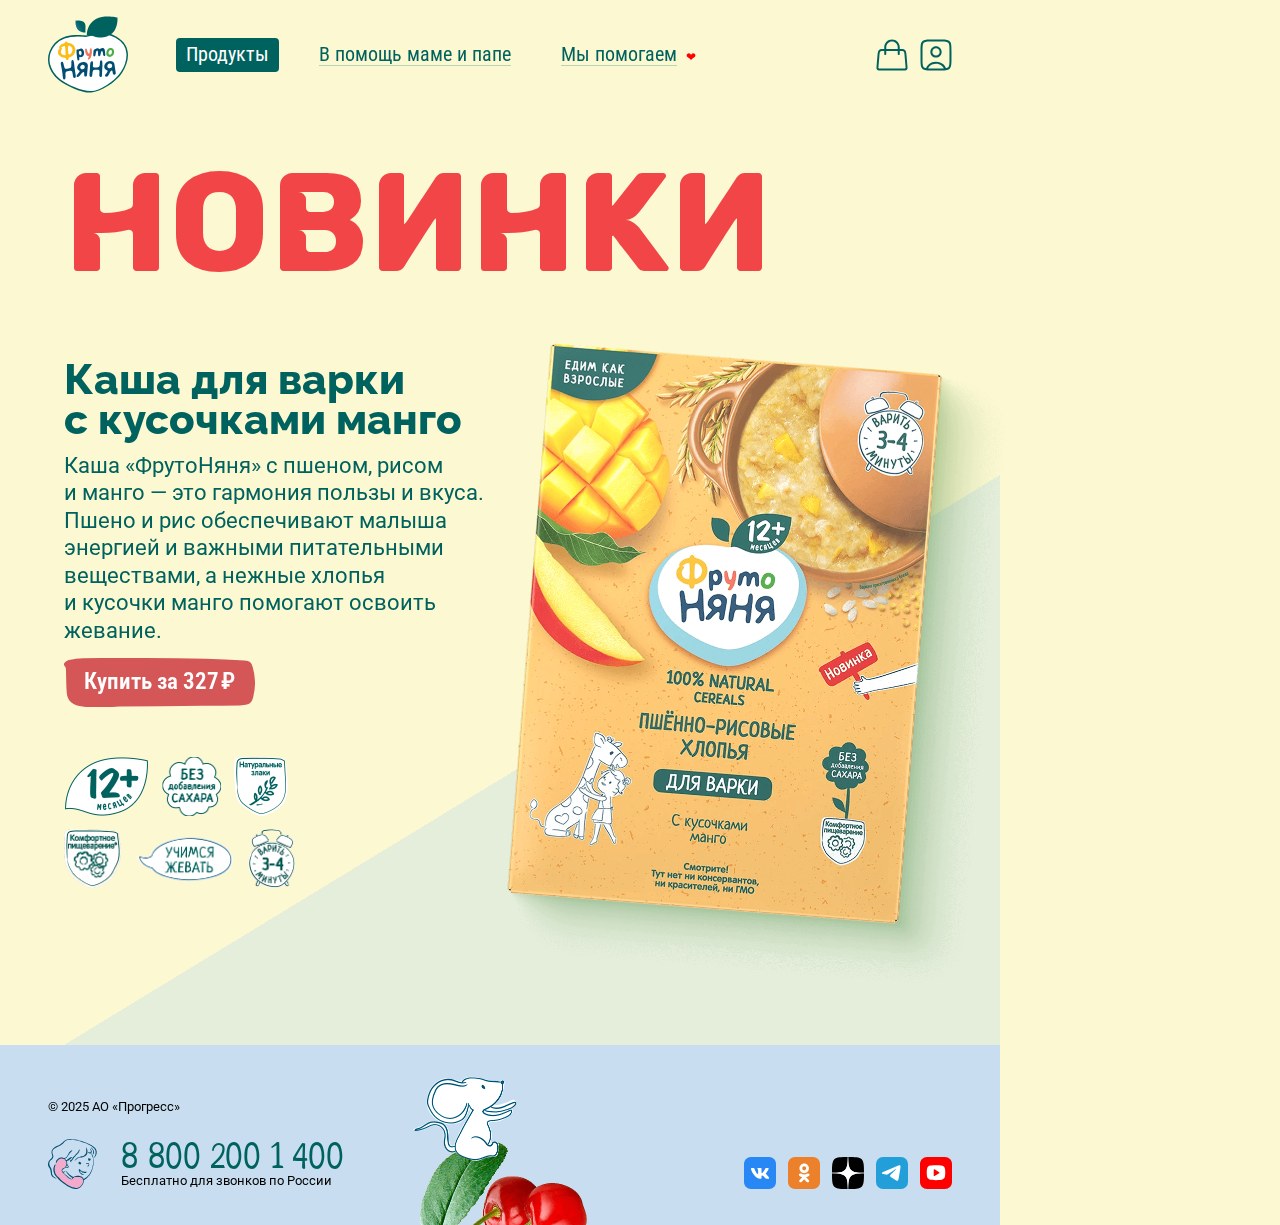
<file: index.html>
<!DOCTYPE html>
<html lang="ru">
    <head>
        <meta charset="UTF-8">
        <meta name="viewport" content="width=device-width, initial-scale=1.0">
        <title>Фрутоняня — «Возьмите на прогулку»</title>
        <link rel="icon" href="/favicon.png">
        <link rel="stylesheet" href="style.css">
        <link rel="preconnect" href="https://fonts.googleapis.com">
        <link rel="preconnect" href="https://fonts.gstatic.com" crossorigin>
        <link href="https://fonts.googleapis.com/css2?family=Neucha&family=Raleway:ital,wght@0,100..900;1,100..900&family=Roboto+Condensed:ital,wght@0,100..900;1,100..900&family=Roboto:ital,wght@0,100;0,300;0,400;0,500;0,700;0,900;1,100;1,300;1,400;1,500;1,700;1,900&display=swap" rel="stylesheet">
    </head>
    <body>

        <!-- SVG Sprite -->
        <svg width="0" height="0" class="hidden">
            <symbol xmlns="http://www.w3.org/2000/svg" viewBox="0 0 30 31" id="user">
                <path fill-rule="evenodd" clip-rule="evenodd" d="M14.824 22.0258C17.1978 21.9897 19.5258 22.6725 21.3741 23.9743C23.2248 25.2779 24.4871 27.1303 24.8625 29.2121L22.9434 29.5581C22.6699 28.0412 21.7356 26.6141 20.2512 25.5685C18.7642 24.5212 16.846 23.9453 14.8536 23.9755C12.8611 24.0058 10.972 24.6395 9.53539 25.7286C8.10173 26.8155 7.23262 28.2657 7.02602 29.7873L5.09375 29.525C5.37814 27.4305 6.56077 25.5367 8.35732 24.1747C10.1509 22.815 12.4502 22.0618 14.824 22.0258Z"></path>
                <path fill-rule="evenodd" clip-rule="evenodd" d="M15.0023 8.97441C13.0555 8.97441 11.4773 10.5526 11.4773 12.4994C11.4773 14.4462 13.0555 16.0244 15.0023 16.0244C16.9491 16.0244 18.5273 14.4462 18.5273 12.4994C18.5273 10.5526 16.9491 8.97441 15.0023 8.97441ZM9.52734 12.4994C9.52734 9.47566 11.9786 7.02441 15.0023 7.02441C18.0261 7.02441 20.4773 9.47566 20.4773 12.4994C20.4773 15.5232 18.0261 17.9744 15.0023 17.9744C11.9786 17.9744 9.52734 15.5232 9.52734 12.4994Z"></path>
                <path fill-rule="evenodd" clip-rule="evenodd" d="M18 2.45H12C9.11645 2.45 7.14995 2.45414 5.6762 2.65228C4.25855 2.84288 3.5922 3.18024 3.13622 3.63622C2.68024 4.0922 2.34288 4.75855 2.15228 6.1762C1.95414 7.64995 1.95 9.61645 1.95 12.5V18.5C1.95 21.3836 1.95414 23.3501 2.15228 24.8238C2.34288 26.2415 2.68024 26.9078 3.13622 27.3638C3.5922 27.8198 4.25855 28.1571 5.6762 28.3477C7.14995 28.5459 9.11645 28.55 12 28.55H18C20.8836 28.55 22.8501 28.5459 24.3238 28.3477C25.7415 28.1571 26.4078 27.8198 26.8638 27.3638C27.3198 26.9078 27.6571 26.2415 27.8477 24.8238C28.0459 23.3501 28.05 21.3836 28.05 18.5V12.5C28.05 9.61645 28.0459 7.64995 27.8477 6.1762C27.6571 4.75855 27.3198 4.0922 26.8638 3.63622C26.4078 3.18024 25.7415 2.84288 24.3238 2.65228C22.8501 2.45414 20.8836 2.45 18 2.45ZM1.75736 2.25736C0 4.01472 0 6.84315 0 12.5V18.5C0 24.1569 0 26.9853 1.75736 28.7426C3.51472 30.5 6.34315 30.5 12 30.5H18C23.6569 30.5 26.4853 30.5 28.2426 28.7426C30 26.9853 30 24.1569 30 18.5V12.5C30 6.84315 30 4.01472 28.2426 2.25736C26.4853 0.5 23.6569 0.5 18 0.5H12C6.34315 0.5 3.51472 0.5 1.75736 2.25736Z"></path>
            </symbol>
            <symbol xmlns="http://www.w3.org/2000/svg" viewBox="0 0 32 33" id="bag">
                <path fill-rule="evenodd" clip-rule="evenodd" d="M9.04348 16.5C8.46718 16.5 8 16.0328 8 15.4565L8 8.5C8 4.08172 11.5817 0.500001 16 0.500001C20.4183 0.500002 24 4.08172 24 8.5L24 15.4565C24 16.0328 23.5328 16.5 22.9565 16.5C22.3802 16.5 21.913 16.0328 21.913 15.4565L21.913 8.5C21.913 5.23432 19.2657 2.58696 16 2.58696C12.7343 2.58696 10.087 5.23432 10.087 8.5L10.087 15.4565C10.087 16.0328 9.61978 16.5 9.04348 16.5Z"></path>
                <path fill-rule="evenodd" clip-rule="evenodd" d="M8.64201 10.2246H23.358C24.7733 10.2246 25.9335 10.2246 26.857 10.3445C27.8242 10.4701 28.6674 10.7413 29.3653 11.3834C30.0632 12.0256 30.4035 12.8434 30.609 13.7968C30.8052 14.7071 30.9015 15.8633 31.019 17.2737L31.8974 27.8147C31.964 28.6123 32.0224 29.3129 31.9915 29.8792C31.9582 30.4904 31.8156 31.1113 31.3404 31.6277C30.8651 32.1442 30.2582 32.3379 29.6519 32.4219C29.0902 32.4997 28.3872 32.4996 27.5868 32.4995H4.41318C3.6128 32.4996 2.90982 32.4997 2.3481 32.4219C1.74177 32.3379 1.13486 32.1442 0.659644 31.6277C0.18443 31.1113 0.041827 30.4904 0.00848865 29.8792C-0.0223962 29.3129 0.0360353 28.6124 0.102562 27.8148L0.980983 17.2738C1.09849 15.8633 1.19481 14.7071 1.391 13.7968C1.59648 12.8434 1.93678 12.0256 2.63468 11.3834C3.33257 10.7413 4.17584 10.4701 5.14301 10.3445C6.06646 10.2246 7.22668 10.2246 8.64201 10.2246ZM5.40378 12.3526C4.65479 12.4499 4.27669 12.6243 4.00582 12.8736C3.73495 13.1228 3.52966 13.4851 3.37054 14.2234C3.2053 14.9901 3.11794 16.0145 2.99326 17.5106L2.12616 27.9159C2.05241 28.8008 2.00815 29.3595 2.03048 29.7689C2.05121 30.1491 2.12366 30.2282 2.1498 30.2566C2.17594 30.285 2.24878 30.3638 2.62593 30.416C3.03199 30.4723 3.59252 30.4745 4.48049 30.4745H27.5195C28.4075 30.4745 28.968 30.4723 29.3741 30.416C29.7512 30.3638 29.8241 30.285 29.8502 30.2566C29.8763 30.2282 29.9488 30.1491 29.9695 29.7689C29.9919 29.3595 29.9476 28.8008 29.8738 27.9159L29.0067 17.5106C28.8821 16.0145 28.7947 14.9901 28.6295 14.2234C28.4703 13.4851 28.2651 13.1228 27.9942 12.8736C27.7233 12.6243 27.3452 12.4499 26.5962 12.3526C25.8184 12.2516 24.7904 12.2496 23.2891 12.2496H8.71092C7.20962 12.2496 6.18155 12.2516 5.40378 12.3526Z"></path>
            </symbol>
        </svg>

        <div class="header">
            <div class="logo">
                <a href="/">
                    <div class="logo">
                        <svg xmlns="http://www.w3.org/2000/svg" width="80" height="77" viewBox="0 0 80 77" fill="none">
                            <mask id="path-1-inside-1_606_1346" fill="white">
                            <path d="M37.7732 19.3795C33.2933 19.2683 15.8451 16.4229 6.34073 27.6102C-5.89765 42.0152 1.70362 56.8648 11.2922 64.3952C18.0964 69.736 33.804 77.1164 43.2299 76.5662C52.3188 76.0382 67.8076 66.6071 74.1009 56.8537C81.7078 45.0663 84.0601 29.2497 68.1838 20.4077C53.0599 11.9824 42.7415 19.5017 37.7732 19.3795Z"/>
                            </mask>
                            <path d="M37.7732 19.3795C33.2933 19.2683 15.8451 16.4229 6.34073 27.6102C-5.89765 42.0152 1.70362 56.8648 11.2922 64.3952C18.0964 69.736 33.804 77.1164 43.2299 76.5662C52.3188 76.0382 67.8076 66.6071 74.1009 56.8537C81.7078 45.0663 84.0601 29.2497 68.1838 20.4077C53.0599 11.9824 42.7415 19.5017 37.7732 19.3795Z" fill="white" stroke="#00625E" stroke-width="3" stroke-linejoin="round" mask="url(#path-1-inside-1_606_1346)"/>
                            <path d="M30.5151 44.4777C29.1902 44.522 29.2352 42.8604 28.8141 39.1258C28.0955 32.7902 28.5503 33.5405 30.3299 33.4737C31.0654 33.4516 32.2948 31.9399 34.0464 32.7847C37.1564 34.2574 37.1341 42.2714 31.8233 41.0042C30.4253 40.6708 32.3565 44.4109 30.5151 44.4777ZM32.1769 34.7742C29.2857 34.8687 31.7446 41.2877 33.3446 38.4866C34.0464 37.2806 33.5523 34.7242 32.1769 34.7742Z" fill="#014E72"/>
                            <path d="M40.6326 43.4871C38.9204 43.5482 40.599 41.5309 40.8965 40.486C41.0593 39.9081 40.0039 40.2749 39.0776 39.6636C37.6853 38.7577 36.3661 33.5614 37.5787 32.7666C39.3919 31.5718 39.319 37.6351 40.6889 37.5851C42.3506 37.5294 41.2615 33.2946 42.3225 32.4443C45.0789 30.2713 44.22 43.376 40.6326 43.4871Z" fill="#EE765E"/>
                            <path d="M51.2201 40.3203C50.7766 40.337 50.2769 40.0035 50.1703 39.2199C50.1254 38.8753 50.0244 36.2189 49.912 35.6297C49.766 34.8851 49.4068 34.4904 48.9914 34.6294C48.8061 34.6905 48.4411 34.9628 48.0538 36.0855C47.9584 36.3578 47.5878 38.6308 47.5093 38.9142C47.2903 39.7312 47.0321 40.1702 46.6728 40.3313C46.5661 40.3814 46.4538 40.4092 46.336 40.4092C45.9542 40.4203 45.6286 40.1702 45.4826 39.909C45.2412 39.5034 45.2524 38.8531 45.303 38.3752C45.3085 38.3196 45.4826 35.5575 45.5164 35.3075C45.6791 34.107 45.9205 33.5568 46.3192 33.5012C46.858 33.429 47.0265 33.2122 47.2791 33.0455C47.3578 32.9955 48.486 32.2675 49.0756 32.1786C49.9625 32.0451 50.6924 32.4731 51.1359 32.8288C51.4671 33.0955 51.6186 33.2122 51.8376 33.2233C52.0004 33.2178 52.8088 32.6231 52.9267 32.5454C53.3478 32.2675 53.8418 32.1119 54.3639 32.0952C54.9085 32.0785 55.3575 32.2119 55.5989 32.3509C56.1098 32.6399 56.6713 33.4901 56.8003 34.1736C56.9013 34.7183 57.2719 37.9694 57.2775 38.6363C57.2832 39.2532 57.2045 39.9757 56.4972 40.1202C56.0368 40.2202 55.3857 39.859 55.1948 39.0421C55.1162 38.6808 54.7905 36.1522 54.7905 36.1522C54.7456 35.8243 54.4818 34.9128 54.0214 34.8794C53.7014 34.8907 53.3309 35.3352 53.14 35.7465C52.994 36.0465 52.5169 38.8308 52.4158 39.1032C52.1519 39.7813 51.9892 40.1869 51.3493 40.3036C51.3043 40.3147 51.2594 40.3203 51.2201 40.3203Z" fill="#014E72"/>
                            <path d="M19.3237 44.0934C18.3919 44.1267 17.9876 43.3098 17.9091 42.993L17.9203 42.9874C17.8642 42.8374 17.7912 42.5929 17.6733 42.1871C17.5666 42.1037 17.3982 41.9982 17.213 41.9926C16.6066 41.9816 15.2368 41.7037 14.3723 41.3646C12.2671 40.5255 11.7506 39.9085 11.2959 39.3639C11.2173 39.275 11.1443 39.1861 11.0657 39.0971C10.1562 38.1134 9.7408 36.7686 9.92606 35.4015C10.1057 34.051 10.8748 32.9339 11.5822 32.4559C11.498 32.4004 11.4194 32.3281 11.352 32.2391C11.0376 31.8391 10.959 30.7498 12.0987 29.5493C13.0699 28.5157 13.9625 28.1044 14.6137 27.8043C14.9393 27.6543 15.2873 27.5598 15.6243 27.4709C15.8657 27.4041 16.1015 27.343 16.3428 27.2541C16.7863 27.0985 16.8649 26.6372 16.8817 26.4483L16.9099 26.3427C17.1906 25.7703 17.5947 25.4369 18.0437 25.3979L18.128 25.3924C18.841 25.3701 19.2115 25.8203 19.3125 26.2093C19.408 26.5817 19.7617 26.8151 20.4466 26.954L20.89 27.0485C22.9953 27.4875 23.3601 27.7154 24.584 28.4879L24.9827 28.7491C26.2963 29.566 27.0879 31.6668 27.2675 32.5504C27.4303 33.3785 27.5762 34.69 26.9307 36.5352C26.3693 38.1413 25.4823 38.9916 24.8929 39.5529C23.5903 40.7922 21.6535 41.4313 21.0192 41.5758C20.8003 41.6258 20.7273 41.8592 20.6206 42.8206C20.5757 43.2319 20.4915 43.9933 19.4529 44.0822C19.4136 44.0877 19.3687 44.0934 19.3237 44.0934ZM12.9407 32.017C13.3506 32.017 13.5976 32.1725 13.7099 32.2725C13.9344 32.467 13.9906 32.7728 13.867 33.1117C13.8278 33.2173 13.7323 33.3285 13.5695 33.5007C13.2776 33.8175 13.0923 34.4789 12.9351 35.1457C12.7779 35.8238 13.0193 36.9742 13.4572 37.6134C13.8727 38.2191 14.0804 38.4192 14.872 38.7526C15.6129 39.0639 16.5449 39.1527 16.966 39.1416L17.0502 39.1361C17.2467 39.1194 17.3926 39.0582 17.4825 38.9582C17.5891 38.836 17.6284 38.6526 17.6003 38.4024C17.5442 37.9079 17.5274 37.2131 17.5049 36.4852C17.4881 35.9183 17.4711 35.3292 17.4376 34.7957C17.3589 33.5786 17.1175 31.0888 17.0333 30.622C16.9604 30.2107 16.8593 30.1551 16.7639 30.1051C16.6571 30.044 16.4944 30.0162 16.2923 30.0273C15.9667 30.0385 15.6523 30.133 15.5175 30.1885C14.6025 30.5441 14.2375 30.7943 14.0411 30.9499C13.5414 31.3278 13.2888 31.5946 12.9407 32.017ZM20.7273 29.8383C20.4522 29.8495 20.3793 29.9662 20.2108 30.333C20.0311 30.7164 19.9862 31.9502 20.0704 34.001L20.076 34.0899C20.1097 34.9234 20.3399 37.4299 20.4691 37.83C20.6095 38.2691 20.6768 38.4747 21.1034 38.5803C21.4179 38.6581 21.8332 38.4969 22.4058 38.0802C23.669 37.1631 24.2809 35.9739 24.4606 34.0954C24.5784 32.8228 23.8261 31.4278 23.0347 30.8165C22.069 30.0717 21.4626 29.8883 20.8508 29.8439C20.8059 29.8383 20.7666 29.8328 20.7273 29.8383Z" fill="#FCBD16"/>
                            <path d="M57.8076 60.5652C55.6238 59.6871 58.4589 57.9365 59.4132 55.7802C59.9128 54.652 59.649 54.502 58.8294 54.2241C56.275 53.3516 55.6855 51.3732 56.6007 48.7945C58.2736 44.0316 65.8131 43.7537 66.4081 47.9608C66.4137 48.0163 67.7556 56.3638 67.7947 56.8194C67.9744 58.8757 65.9647 58.7591 66.3408 58.7478C63.9941 58.8423 65.1563 54.3964 63.8314 54.4519C61.4343 54.5464 61.0188 61.8545 57.8076 60.5652ZM61.0356 47.5829C58.7284 48.3109 58.5262 53.5183 62.3717 52.09C65.7177 50.8451 64.1289 46.6047 61.0356 47.5829Z" fill="#014E72"/>
                            <path d="M52.7082 61.0326C50.064 61.1326 52.2871 55.2304 51.097 54.2469C50.2549 53.5411 46.1342 53.8745 45.7694 54.0356C43.6024 54.997 45.3483 60.8547 42.9625 60.9492C40.9246 61.0159 41.5084 58.0093 41.9518 52.7074C42.3056 48.5003 41.8564 45.4048 43.9841 45.2158C46.1791 45.0826 44.1021 50.4955 45.3933 51.129C46.4598 51.657 48.7728 51.5569 50.0865 51.2235C51.5069 50.8624 51.8268 49.3562 51.8268 47.939C51.8268 44.8047 52.579 44.4545 52.9215 44.3711C54.426 43.9932 54.5608 47.1221 54.4204 49.5563C53.8085 60.3323 54.4934 60.9658 52.7082 61.0326Z" fill="#014E72"/>
                            <path d="M29.6205 60.9214C26.634 61.038 30.8388 56.7198 31.1532 56.2864C32.0401 55.0526 31.7089 55.0082 30.9624 54.5469C28.6382 53.1242 28.6382 51.04 30.1202 48.7837C32.9328 44.4601 40.3096 45.7549 39.8604 50.0342C39.8548 50.0897 39.125 58.4816 39.0464 58.9651C38.6535 61.4159 35.9587 60.8601 36.1889 58.6427C36.6661 54.1411 34.4036 56.2419 31.6921 59.8377C31.3329 60.3101 30.749 60.8714 29.6205 60.9214ZM33.9939 48.9171C31.2261 49.6007 31.9391 53.7632 34.8752 53.2742C38.1032 52.7352 36.9131 48.1947 33.9939 48.9171Z" fill="#014E72"/>
                            <path d="M16.2263 63.4499C14.1996 63.5278 15.5471 60.7324 12.8186 48.2668C12.1843 45.3825 14.7555 44.8046 15.3562 47.1443C16.187 50.3621 16.6248 52.4906 17.2424 52.6907C18.4157 53.0686 20.8465 52.5406 22.1434 51.9737C24.6528 50.8789 22.2164 44.3378 24.2542 43.9154C25.9777 43.543 26.0058 46.1439 26.8142 53.5798C27.3587 58.6427 28.9363 61.8551 26.5167 61.9439C23.7433 62.0162 25.8261 54.6135 22.5476 54.7469C21.9806 54.7692 21.582 54.8803 20.7287 55.0416C19.095 55.3527 17.5119 55.5027 17.4502 57.2311C17.3883 59.1985 18.3203 63.3778 16.2263 63.4499Z" fill="#014E72"/>
                            <path d="M63.342 32.0705C61.1301 31.5036 59.1764 32.8374 58.4747 35.6828C57.773 38.5283 58.7442 40.3456 60.9785 40.8735C63.2184 41.4015 65.5875 39.7843 66.0872 36.8388C66.5924 33.8989 65.0037 32.4984 63.342 32.0705ZM63.8304 36.8388C63.5329 38.2282 62.4606 39.0896 61.5062 38.7506C60.5462 38.4116 60.2599 37.5669 60.6585 36.1108C61.0571 34.6547 61.7364 33.96 62.8592 34.1101C63.9314 34.2601 64.1336 35.4495 63.8304 36.8388Z" fill="#4AAE42"/>
                            <path d="M69.451 1.48366C69.451 1.48366 56.4491 -1.77859 47.9326 3.03976C38.1364 8.58058 38.827 19.3066 38.827 19.3066C45.6871 18.2118 48.2247 23.8082 58.7844 20.5292C70.8712 16.7834 69.451 1.48366 69.451 1.48366Z" fill="#00625E"/>
                            <path d="M27.7402 4.3457C27.7402 4.3457 27.0891 7.94141 28.6496 11.4148C30.2047 14.8827 32.9332 15.783 34.4939 16.1721C36.0544 16.5611 37.6095 16.4277 37.6095 16.4277C37.6095 16.4277 37.2222 15.144 37.4804 12.1874C37.7387 9.23076 37.4804 6.91884 34.3647 5.37384C31.2433 3.83442 28.1275 5.24603 27.7402 4.3457Z" fill="#00625E"/>
                            <g opacity="0.78">
                            <path style="mix-blend-mode:multiply" d="M27.7324 4.34766C27.7324 4.34766 27.0813 7.94336 28.6418 11.4168C30.1969 14.8846 32.9254 15.7849 34.4861 16.1741C36.0466 16.5631 37.6017 16.4297 37.6017 16.4297C37.6017 16.4297 37.2144 15.1459 37.4725 12.1893C37.7309 9.23271 37.4725 6.92079 34.3569 5.3758C31.2355 3.83638 28.1197 5.24798 27.7324 4.34766Z" fill="url(#paint0_radial_606_1346)"/>
                            </g>
                            <defs>
                            <radialGradient id="paint0_radial_606_1346" cx="0" cy="0" r="1" gradientUnits="userSpaceOnUse" gradientTransform="translate(26.466 11.3431) rotate(-35.9755) scale(13.1116 30.0533)">
                            <stop stop-color="#2581C4"/>
                            <stop offset="0.5189" stop-color="#2581C4" stop-opacity="0"/>
                            </radialGradient>
                            </defs>
                        </svg>
                    </div>
                </a>
            </div>

            <div class="menuHolder">
                <nav class="menu">
                    <ul>
                        <li class="menu__item is__active">
                            <a href="/products/">Продукты</a>
                        </li>
                        <li class="menu__item">
                            <a href="/parents-help/">В помощь маме и папе</a>
                        </li>
                        <li class="menu__item help">
                            <a href="/charity/">Мы помогаем</a>
                        </li>
                    </ul>
                </nav>
            </div>
            
            <ul class="header__icons">
                <li>
                    <a href="/cart/">
                        <svg class="icon" width="32" height="32">
                            <use xlink:href="#bag"></use>
                        </svg>
                    </a>
                </li>
                <li>
                    <a href="/profile/">
                        <svg class="icon" width="32" height="32">
                            <use xlink:href="#user"></use>
                        </svg>
                    </a>
                </li>
            </ul>
        </div>
        <article>
            <section>
                <h1>Новинки</h1>
                <div class="product__item">
                    <div class="item__description">
                        <h2>Каша для варки с кусочками манго</h2>
                        <p>Каша «ФрутоНяня» с пшеном, рисом и манго — это гармония пользы и вкуса. Пшено и рис обеспечивают малыша энергией и важными питательными веществами, а нежные хлопья и кусочки манго помогают освоить жевание.</p>
                        <button class="button" type="button">Купить за 327&#8202;₽</button>
                        <div class="tags-field">
                            <img class="tag" src="/age.png" />
                            <img class="tag" src="/no_sugar.png" />
                            <img class="tag" src="/grain.png" />
                            <img class="tag" src="/digest.png" />
                            <img class="tag" src="/learn.png" />
                            <img class="tag" src="/cooking_time.png" />
                        </div>
                    </div>
                    <img class="item__img_1" src="/porridge.png" width="575px" alt="Изображение коробки каши с фотографией нарезанного манго, пшеницы и горшочка с готовой кашей" />
                </div>
            </section>
        </article>
        <!-- SVG Sprite -->
        <svg width="0" height="0" class="hidden">
            <symbol fill="none" xmlns="http://www.w3.org/2000/svg" viewBox="0 0 32 32" id="vk">
            <path d="M0 7C0 3.13401 3.13401 0 7 0H25C28.866 0 32 3.13401 32 7V25C32 28.866 28.866 32 25 32H7C3.13401 32 0 28.866 0 25V7Z" fill="#2787F5"></path>
            <path fill-rule="evenodd" clip-rule="evenodd" d="M9.57668 10.9324H7.58635C7.01767 10.9324 6.90393 11.2 6.90393 11.4951C6.90393 12.0222 7.5787 14.6363 10.0458 18.0936C11.6905 20.4547 14.0077 21.7346 16.1164 21.7346C17.3816 21.7346 17.5381 21.4503 17.5381 20.9607V19.1762C17.5381 18.6076 17.6579 18.4941 18.0585 18.4941C18.3538 18.4941 18.8598 18.6417 20.0407 19.7801C21.3902 21.1293 21.6127 21.7346 22.3717 21.7346H24.3621C24.9308 21.7346 25.2151 21.4503 25.0511 20.8893C24.8716 20.3302 24.2273 19.519 23.3723 18.5574C22.9084 18.0093 22.2125 17.419 22.0017 17.1239C21.7065 16.7444 21.7908 16.5757 22.0017 16.2385C22.0017 16.2385 24.4266 12.8233 24.6796 11.6639C24.8061 11.2422 24.6796 10.9324 24.0777 10.9324H22.0874C21.5813 10.9324 21.348 11.2 21.2215 11.4951C21.2215 11.4951 20.2093 13.9617 18.7755 15.5638C18.3116 16.0276 18.1007 16.1752 17.8476 16.1752C17.7211 16.1752 17.538 16.0276 17.538 15.606V11.6639C17.538 11.1579 17.3912 10.9324 16.9694 10.9324H13.8417C13.5255 10.9324 13.3352 11.1672 13.3352 11.3898C13.3352 11.8694 14.0521 11.98 14.1261 13.3292V16.2596C14.1261 16.902 14.01 17.0185 13.757 17.0185C13.0822 17.0185 11.4409 14.5409 10.4675 11.706C10.2767 11.155 10.0854 10.9324 9.57668 10.9324Z" fill="white"></path>
            </symbol>
            <symbol fill="none" xmlns="http://www.w3.org/2000/svg" viewBox="0 0 32 32" id="ok">
            <path d="M0 7C0 3.13401 3.13401 0 7 0H25C28.866 0 32 3.13401 32 7V25C32 28.866 28.866 32 25 32H7C3.13401 32 0 28.866 0 25V7Z" fill="#ED812B"></path>
            <path d="M16.2175 9.3462C17.2859 9.3462 18.1941 10.2199 18.1941 11.3666C18.1941 12.4587 17.3394 13.387 16.2175 13.387C15.0957 13.387 14.2409 12.5133 14.2409 11.3666C14.2409 10.2199 15.0957 9.3462 16.2175 9.3462ZM16.2175 16.1719C18.8351 16.1719 20.972 13.9877 20.972 11.312C20.9186 8.69094 18.8351 6.50671 16.2175 6.50671C13.5999 6.50671 11.463 8.69094 11.463 11.3666C11.463 14.0423 13.5999 16.1719 16.2175 16.1719ZM18.0872 20.1581C19.0488 19.9397 19.957 19.5574 20.8651 19.0114C21.5062 18.5745 21.7199 17.7009 21.2925 17.0456C20.8651 16.3903 20.0104 16.1719 19.3694 16.6087C17.4462 17.8647 14.9354 17.8647 13.0123 16.6087C12.3712 16.1719 11.5165 16.3903 11.0891 17.0456C10.6617 17.7009 10.8754 18.5745 11.5165 19.0114C12.3712 19.5574 13.2794 19.9397 14.2944 20.1581L11.6233 22.8884C11.0891 23.4344 11.0891 24.3627 11.6233 24.9088C11.8904 25.1818 12.2644 25.3456 12.5849 25.3456C12.9054 25.3456 13.2794 25.1818 13.5465 24.9088L16.1641 22.2331L18.7817 24.9088C19.3159 25.4548 20.2241 25.4548 20.7583 24.9088C21.2925 24.3627 21.2925 23.4344 20.7583 22.8884L18.0872 20.1581Z" fill="white"></path>
            </symbol>
            <symbol xmlns="http://www.w3.org/2000/svg" viewBox="0 0 28 28" id="zen">
            <path fill="black" d="M16.7 16.7c-2.2 2.27-2.36 5.1-2.55 11.3 5.78 0 9.77-.02 11.83-2.02 2-2.06 2.02-6.24 2.02-11.83-6.2.2-9.03.35-11.3 2.55M0 14.15c0 5.59.02 9.77 2.02 11.83 2.06 2 6.05 2.02 11.83 2.02-.2-6.2-.35-9.03-2.55-11.3-2.27-2.2-5.1-2.36-11.3-2.55M13.85 0C8.08 0 4.08.02 2.02 2.02.02 4.08 0 8.26 0 13.85c6.2-.2 9.03-.35 11.3-2.55 2.2-2.27 2.36-5.1 2.55-11.3m2.85 11.3C14.5 9.03 14.34 6.2 14.15 0c5.78 0 9.77.02 11.83 2.02 2 2.06 2.02 6.24 2.02 11.83-6.2-.2-9.03-.35-11.3-2.55"></path>
            <path fill="#fff" d="M28 14.15v-.3c-6.2-.2-9.03-.35-11.3-2.55-2.2-2.27-2.36-5.1-2.55-11.3h-.3c-.2 6.2-.35 9.03-2.55 11.3-2.27 2.2-5.1 2.36-11.3 2.55v.3c6.2.2 9.03.35 11.3 2.55 2.2 2.27 2.36 5.1 2.55 11.3h.3c.2-6.2.35-9.03 2.55-11.3 2.27-2.2 5.1-2.36 11.3-2.55"></path>
            </symbol>
            <symbol fill="none" xmlns="http://www.w3.org/2000/svg" viewBox="0 0 32 32" id="tg">
            <rect width="32" height="32" rx="7" fill="#229ED9"></rect>
            <path fill-rule="evenodd" clip-rule="evenodd" d="M7.13533 15.0254L17.1596 10.7076C21.9331 8.7221 22.925 8.37722 23.5715 8.36584C23.7137 8.36333 24.0317 8.39857 24.2376 8.56568C24.4115 8.70677 24.4593 8.89743 24.4822 9.03116C24.5052 9.16489 24.5336 9.46972 24.511 9.70785C24.2523 12.4258 23.133 19.0216 22.5636 22.0658C22.3226 23.3539 21.8485 23.7858 21.3889 23.8281C20.3907 23.9199 19.6327 23.1684 18.6659 22.5346L14.8298 19.9579C13.1327 18.8396 14.2329 18.2249 15.2001 17.2204C15.4532 16.9574 19.8512 12.9571 19.9363 12.5942C19.9466 12.5488 19.9569 12.3797 19.8564 12.2903C19.7559 12.2009 19.6075 12.2318 19.5005 12.2558C19.3487 12.2902 16.9319 13.8876 12.2501 17.0481C11.5641 17.5191 10.9427 17.7487 10.386 17.7367C9.77228 17.7234 8.59171 17.3896 7.71408 17.1043C6.63761 16.7544 5.78205 16.5694 5.85658 15.9752C5.89535 15.6657 6.32161 15.3492 7.13529 15.0255L7.13533 15.0254Z" fill="white"></path>
            </symbol>
            <symbol fill="none" xmlns="http://www.w3.org/2000/svg" viewBox="0 0 32 32" id="youtube">
            <path d="M0 7C0 3.13401 3.13401 0 7 0H25C28.866 0 32 3.13401 32 7V25C32 28.866 28.866 32 25 32H7C3.13401 32 0 28.866 0 25V7Z" fill="#FF0000"></path>
            <path fill-rule="evenodd" clip-rule="evenodd" d="M6.73999 15.6815C6.73999 13.1952 7.06328 11.8055 7.06328 11.8055C7.30218 10.2493 8.74985 8.79016 10.3018 8.58752C10.3018 8.58752 11.7475 8.22266 15.9992 8.22266C20.2509 8.22266 21.6991 8.5878 21.6991 8.5878C23.2475 8.80864 24.7042 10.25 24.9253 11.808C24.9253 11.808 25.2585 13.3865 25.2585 15.6815C25.2585 17.9765 24.9253 19.555 24.9253 19.555C24.6919 21.1126 23.245 22.5489 21.6895 22.7394C21.6895 22.7394 19.4006 23.1404 15.9992 23.1404C12.5979 23.1404 10.3065 22.7391 10.3065 22.7391C8.75423 22.5382 7.28781 21.115 7.06273 19.5534C7.06273 19.5534 6.73999 18.1678 6.73999 15.6815ZM14.5373 19.0124C14.0924 19.2853 13.7317 19.0789 13.7317 18.5531V12.8099C13.7317 12.2833 14.0939 12.0786 14.5373 12.3506L19.1619 15.1873C19.6068 15.4603 19.6053 15.9037 19.1619 16.1757L14.5373 19.0124Z" fill="white"></path>
            </symbol>
        </svg>

        <footer class="footer">
            <div class="footer__info">
                <p class="copyright">© 2025 АО «Прогресс»</p>
                <div class="tel">
                    <svg class="tel__icon" xmlns="http://www.w3.org/2000/svg" width="49" height="50" viewBox="0 0 49 50" fill="none">
                        <g clip-path="url(#clip0_607_1562)">
                        <path d="M24.2205 11.4009C24.2205 11.4009 24.2205 11.613 24.2205 11.825C24.2205 12.0371 24.0084 12.0371 23.7963 12.2492C23.5842 12.4613 23.3721 12.6734 22.9479 12.8855C22.7358 13.0976 22.3117 13.5218 22.0996 13.9459L21.8875 14.158L21.6754 14.3701C21.4633 14.5822 21.4633 14.7943 21.2512 15.2185C21.0391 15.4306 20.827 15.6426 20.615 15.8547C20.4029 16.0668 20.4029 16.2789 20.1908 16.7031C20.1908 16.9152 19.9787 16.9152 19.9787 17.1273L19.5545 17.5514C19.3424 17.7635 19.1303 17.9756 18.9183 18.3998C18.7062 18.6119 18.4941 18.824 18.0699 19.0361C17.8578 19.2481 17.4336 19.4602 17.0095 19.6723C16.7974 19.8844 16.3732 19.8844 15.949 19.8844C15.7369 19.8844 15.5248 19.8844 15.5248 19.8844C15.5248 19.8844 15.5248 19.8844 15.3127 19.8844L15.5248 20.0965L15.949 20.3086L16.1611 20.5207C16.3732 20.5207 16.3732 20.7328 16.5853 20.7328C16.7974 20.9449 17.0095 20.9449 17.2215 20.9449C17.4336 20.9449 17.6457 20.9449 17.8578 20.9449C18.0699 20.9449 18.282 20.9449 18.4941 20.9449C18.7062 20.9449 18.9183 20.9449 19.1303 20.7328C19.5545 20.5207 19.7666 20.3086 19.9787 20.0965C20.615 19.6723 20.827 19.4602 21.0391 19.2481C21.2512 19.0361 21.4633 18.824 21.6754 18.824C21.8875 18.6119 22.0996 18.3998 22.3117 18.3998C22.5238 18.3998 22.7358 18.3998 22.7358 18.1877C22.7358 18.1877 22.9479 18.1877 22.9479 17.9756H23.16C23.16 17.9756 23.16 17.9756 23.3721 17.9756C23.7963 17.9756 24.0084 17.9756 24.2205 17.9756C24.4326 17.9756 24.4326 17.9756 24.6446 17.9756C24.6446 17.9756 24.6446 18.1877 24.4326 18.1877C24.2205 18.3998 24.0084 18.3998 23.7963 18.6119L23.5842 18.824C23.3721 19.0361 23.3721 19.0361 23.16 19.2481C22.9479 19.4602 22.7358 19.4602 22.7358 19.6723C22.5238 19.8844 22.3117 20.0965 22.0996 20.3086C21.8875 20.5207 21.4633 20.7328 20.827 21.1569C20.615 21.369 20.1908 21.5811 19.7666 21.7932C19.5545 21.7932 19.3424 22.0053 18.9183 22.0053C18.4941 22.0053 18.4941 22.0053 18.0699 22.0053C17.8578 22.0053 17.4336 22.0053 17.2215 22.0053C16.7974 22.0053 16.5853 21.7932 16.3732 21.5811C16.1611 21.369 16.1611 21.369 15.949 21.369C15.7369 21.369 15.7369 21.1569 15.5248 21.1569C15.3127 21.1569 15.3127 20.9449 15.1007 20.7328C14.8886 20.5207 14.8886 20.3086 14.6765 20.3086C14.4644 19.8844 14.2523 19.6723 14.0402 19.2481L13.8281 19.0361V18.824L14.6765 19.0361C14.8886 19.0361 15.3127 19.0361 15.5248 19.0361C15.7369 19.0361 15.949 19.0361 16.1611 19.0361C16.3732 19.0361 16.7974 19.0361 17.0095 18.824C17.2215 18.824 17.6457 18.6119 17.8578 18.3998C18.0699 18.1877 18.282 17.9756 18.7062 17.7635C18.4941 17.7635 18.9183 17.5514 19.1303 17.1273L19.3424 16.7031C19.3424 16.491 19.5545 16.491 19.5545 16.2789C19.7666 16.0668 19.7666 15.6426 19.9787 15.4306C20.1908 15.2185 20.4029 15.0064 20.4029 14.7943C20.615 14.5822 20.615 14.3701 20.827 13.9459C20.827 13.7338 21.0391 13.7338 21.0391 13.5218L21.2512 13.3097C21.4633 12.8855 21.8875 12.4613 22.3117 12.2492C22.7358 12.0371 22.9479 11.825 23.16 11.613C23.3721 11.4009 23.5842 11.4009 23.7963 11.4009C24.0084 11.1888 24.0084 11.4009 24.2205 11.4009Z" fill="#014E72"/>
                        <path d="M31.4285 10.5525C31.4285 10.5525 31.6406 10.7646 31.6406 10.9767C31.6406 11.1888 31.6406 11.613 31.4285 12.0372C31.2164 12.4613 31.0043 13.0976 30.5801 13.7339C30.1559 14.158 29.5197 14.7943 29.0955 15.2185L28.6713 15.6427C28.4592 15.8548 28.4592 15.8548 28.2472 16.0668C28.0351 16.491 27.6109 16.7031 27.3988 17.1273C26.9746 17.5515 26.7625 17.7636 26.3384 18.1877C26.1263 18.6119 25.7021 19.0361 25.49 19.4603C25.2779 19.6723 25.2779 19.8844 25.0658 20.0965L24.6416 20.7328C24.2175 21.157 23.7933 21.5811 23.5812 22.0053C23.157 22.4295 22.7328 22.6416 22.9449 22.8537C23.157 23.0658 23.5812 23.2779 24.2175 23.0658C24.6416 23.0658 25.0658 22.8537 25.49 22.6416C25.7021 22.4295 25.9142 22.4295 26.1263 22.2174C26.3384 22.0053 26.5504 22.0053 26.5504 21.7932L26.9746 21.157C27.1867 20.9449 27.3988 20.7328 27.3988 20.5207C27.823 20.0965 28.0351 19.8844 28.4592 19.4603C28.6713 19.2482 29.0955 19.0361 29.5197 18.6119C29.7318 18.6119 29.9439 18.3998 30.1559 18.3998C30.368 18.1877 30.5801 18.1877 30.7922 18.1877C31.4285 17.9756 31.8527 17.7636 32.0647 17.7636C32.4889 17.7636 32.9131 17.5515 33.3373 17.3394C33.7615 17.3394 34.1856 17.3394 34.6098 17.1273C34.8219 17.1273 35.2461 16.9152 35.4582 16.9152C36.0944 16.491 36.5186 16.2789 36.9428 15.8548C37.579 15.0064 38.0032 14.3701 38.0032 13.946C38.2153 13.7339 38.2153 13.3097 38.2153 12.8855C38.2153 12.4613 38.2153 12.2492 38.2153 11.8251C38.2153 11.4009 38.2153 11.1888 38.2153 10.9767C38.2153 10.7646 38.2153 10.7646 38.2153 10.5525V10.3404V10.1284C38.2153 9.49209 38.2153 9.28 38.2153 8.85582C38.2153 8.64373 38.2153 8.43164 38.2153 8.43164C38.2153 8.43164 38.4274 8.43164 38.6395 8.85582C38.6395 9.06791 38.8516 9.49209 39.0637 9.91626V10.1284V10.3404C39.0637 10.5525 39.0637 10.5525 39.2758 10.7646C39.2758 11.1888 39.4878 11.4009 39.4878 11.8251C39.4878 12.2492 39.4878 12.6734 39.4878 13.0976C39.4878 13.5218 39.4878 13.946 39.2758 14.5822C39.0637 15.0064 38.8516 15.8548 37.7911 16.7031C37.1549 17.1273 36.7307 17.5515 35.8823 17.7636C35.4582 17.9756 35.034 17.9756 34.8219 18.1877C34.3977 18.1877 34.1856 18.3998 33.7615 18.3998C33.3373 18.3998 32.9131 18.6119 32.4889 18.6119C32.0647 18.6119 31.6406 18.824 31.2164 18.824C31.0043 18.824 30.7922 19.0361 30.5801 19.0361L29.9439 19.2482C29.5197 19.4603 29.0955 19.6723 28.8834 20.0965C28.4592 20.3086 28.2471 20.7328 27.823 20.9449L27.3988 21.3691L26.7625 21.7932C26.5504 22.0053 26.3384 22.2174 26.1263 22.2174C25.9142 22.4295 25.7021 22.4295 25.49 22.6416C25.0658 22.8537 24.4296 23.0658 24.0054 23.0658C23.3691 23.0658 22.7328 23.0658 22.0966 22.4295C21.8845 22.2174 21.8845 21.5811 22.0966 21.3691H22.7328C23.157 20.9449 23.5812 20.5207 23.7933 20.3086L24.2175 19.6723C24.4296 19.4603 24.4296 19.2482 24.6416 19.0361C24.8537 18.6119 25.0658 18.1877 25.49 17.7636C25.9142 17.3394 26.1263 16.9152 26.5504 16.7031C26.7625 16.491 27.1867 16.0668 27.3988 15.6427C27.6109 15.4306 27.6109 15.2185 27.823 15.2185L28.2472 14.7943C29.0955 14.158 29.5197 13.7339 29.9439 13.0976C30.1559 12.6734 30.368 12.2492 30.5801 11.8251C30.7922 11.4009 31.0043 11.1888 31.0043 10.7646C31.2164 10.5525 31.2164 10.5525 31.4285 10.5525Z" fill="#014E72"/>
                        <path d="M42.0343 10.3395C42.2464 10.5516 43.0947 11.8241 42.8826 12.0362V12.2483V12.4604C42.8826 12.6725 42.6705 12.8846 42.6705 12.8846C42.6705 13.0967 42.6705 13.0967 42.4585 13.3088C42.4585 13.3088 42.2464 13.5208 42.0343 13.5208H41.8222H41.6101C41.398 13.5208 41.1859 13.3088 40.9738 13.3088C41.1859 13.3088 41.1859 13.3088 40.7617 13.0967C40.5497 13.0967 40.5497 12.8846 40.3376 12.8846C40.1255 12.8846 40.1255 12.8846 40.1255 12.8846C40.1255 12.8846 39.9134 13.0967 40.1255 13.0967C40.1255 13.3088 40.3376 13.3088 40.3376 13.5208C40.3376 13.945 40.5497 14.1571 40.9738 14.3692C41.1859 14.3692 41.398 14.5813 41.8222 14.5813C42.0343 14.5813 42.0343 14.5813 42.2464 14.5813C42.4585 14.5813 42.4585 14.5813 42.6705 14.5813C42.8826 14.5813 43.0947 14.3692 43.3068 14.1571C43.5189 13.945 43.5189 13.7329 43.5189 13.5208C43.5189 13.0967 43.5189 13.0967 43.731 12.8846C43.731 12.6725 43.731 12.6725 43.731 12.4604C43.731 12.2483 43.731 12.2483 43.731 12.0362C43.731 11.8241 42.8826 10.1274 42.6705 10.1274C42.0343 9.27908 41.6101 9.70325 42.0343 10.3395Z" fill="#014E72"/>
                        <path d="M43.3049 9.27798C43.517 9.27798 44.5774 10.5505 44.5774 10.7626L44.7895 10.9747V11.1868C44.7895 11.3988 44.7895 11.6109 45.0016 11.823C45.0016 12.0351 45.2137 12.2472 45.2137 12.2472C45.2137 12.4593 45.2137 12.6714 45.2137 12.6714V12.8835V13.0956C45.2137 13.3076 45.2137 13.7318 45.0016 13.9439C45.0016 14.156 45.0016 14.3681 45.0016 14.5802C45.0016 14.7923 45.0016 15.0044 45.0016 15.0044C45.0016 15.2164 45.0016 15.2164 45.2137 15.2164H45.4258C45.4258 15.2164 45.6379 15.0044 45.6379 14.7923C45.6379 14.5802 45.85 14.3681 45.85 14.156C46.062 14.156 46.062 13.9439 46.062 13.5197V13.3076V13.0956C46.062 12.8835 46.062 12.6714 46.062 12.4593C46.062 12.2472 45.85 12.0351 45.85 11.823C45.6379 11.6109 45.6379 11.3988 45.4258 11.1868C45.4258 10.9747 45.4258 10.9747 45.2137 10.7626C45.2137 10.5505 45.0016 10.5505 45.0016 10.5505C45.0016 10.3384 43.7291 8.8538 43.517 8.8538C43.0928 8.21754 42.6686 8.64171 43.3049 9.27798Z" fill="#014E72"/>
                        <path d="M45.8532 18.6108C45.8532 18.6108 46.0653 18.1866 46.2774 17.7624C46.7016 17.3382 47.1258 16.702 47.3379 15.6415C47.55 14.7932 47.762 13.5206 47.55 12.2481C47.3379 10.7635 46.4895 9.49096 45.0049 8.43052C44.5807 8.21843 44.3686 8.00635 43.9445 7.58217C43.9445 7.37008 43.5203 7.15799 43.0961 6.9459C42.2477 6.52172 41.3994 6.09755 40.3389 5.46128C39.2785 5.0371 38.4301 4.40084 37.3697 3.97666C36.5213 3.76457 35.4609 3.3404 34.4005 3.12831C33.7642 2.91622 33.34 2.70413 32.7038 2.49204C32.0675 2.27995 31.6433 2.06786 31.007 2.06786C29.9466 1.64369 28.6741 1.4316 27.6136 1.21951C26.3411 1.00742 25.2807 0.795332 24.0081 0.795332C22.7356 0.583244 21.4631 0.583244 20.4026 0.795332C19.3422 1.00742 18.2817 1.4316 17.4334 2.06786C17.0092 2.49204 16.585 2.70413 16.1608 3.12831C15.7367 3.55248 15.3125 3.97666 15.1004 4.40084C14.6762 4.82502 14.252 5.24919 13.8279 5.46128C13.4037 5.88546 12.7674 6.09755 12.3432 6.52172C11.2828 7.15799 10.4344 7.58217 9.37403 8.00634C8.31359 8.43052 7.46523 9.06679 6.61688 9.49096C6.1927 9.70305 5.76852 10.1272 5.55643 10.3393C5.13226 10.7635 4.92017 11.1877 4.70808 11.6119C4.2839 12.4602 4.2839 13.3086 4.49599 14.1569C4.70808 15.0053 5.13226 15.8536 5.34434 16.9141C5.55643 17.5503 5.13226 18.8229 4.49599 19.6712C3.85973 20.3075 3.22346 20.9438 2.79929 21.3679C1.73884 22.4284 1.31466 23.4888 1.31466 24.7613C1.31466 27.0943 2.79928 28.3669 3.22346 29.4273C3.64764 30.2756 3.85973 31.3361 3.85973 32.1844C3.85973 33.0328 4.07182 34.0932 4.07182 34.7295C4.2839 35.3658 4.49599 36.002 4.92017 36.6383C5.13226 36.8504 5.34435 37.0625 5.55643 37.2746C5.55643 37.4867 5.76852 37.4867 5.76852 37.6987L6.1927 37.9108C7.04106 38.5471 7.88941 38.9713 8.31359 39.1834C8.94986 39.3955 9.16194 39.6075 9.16194 39.6075C9.16194 39.6075 8.73777 39.6075 8.1015 39.6075C7.46524 39.3955 6.40479 39.1834 5.55643 38.5471C5.34435 38.5471 5.34435 38.335 5.13226 38.335C4.92017 38.335 4.92017 38.1229 4.70808 38.1229C4.49599 37.9108 4.2839 37.6987 4.07182 37.2746C3.64764 36.6383 3.22346 36.002 3.01137 35.1537C2.79929 34.3053 2.79929 33.457 2.5872 32.6086C2.5872 31.7603 2.37511 30.9119 1.95093 30.0636C1.73884 29.6394 1.52676 29.2152 0.890484 28.3669C0.466309 27.5185 -0.16996 26.4581 0.042126 24.9734C0.042126 23.7009 0.678395 22.0042 1.95093 20.7317C2.5872 20.0954 3.22346 19.6712 3.64764 19.035C4.07181 18.3987 4.2839 17.9745 4.2839 17.1262C4.2839 16.2778 3.85973 15.4294 3.64764 14.5811C3.43555 13.5206 3.43555 12.2481 3.85973 11.1877C4.07181 10.7635 4.49599 10.3393 4.70808 9.91514C5.13226 9.49097 5.55644 9.06679 5.98061 8.8547C6.82897 8.00635 7.88941 7.58217 8.73777 6.9459C9.79821 6.52172 10.6465 6.09755 11.707 5.67337C12.1312 5.46128 12.5553 5.24919 12.9795 4.82502C13.4037 4.61293 13.8279 4.18875 14.252 3.76457C14.6762 3.3404 15.1004 2.91622 15.5246 2.49204C15.9488 2.06786 16.3729 1.64369 16.7971 1.4316C17.6455 0.795332 18.918 0.371155 19.9784 0.159066C21.251 -0.053022 22.5235 -0.053022 23.796 0.159066C25.0686 0.159066 26.3411 0.371155 27.4015 0.583244C28.6741 0.795332 29.7345 1.00742 31.007 1.4316C31.6433 1.64369 32.0675 1.64369 32.7038 1.85578C33.34 2.06786 33.7642 2.27995 34.4005 2.27995C35.4609 2.70413 36.5213 3.12831 37.7939 3.55248C38.8543 3.97666 39.7027 4.40084 40.551 4.82502C41.3994 5.24919 42.4598 5.67337 43.3082 6.09755C43.7324 6.52172 44.1565 6.73381 44.5807 6.9459C45.0049 7.15799 45.4291 7.58217 45.8532 7.79426C46.4895 8.43052 47.1258 9.06679 47.762 9.70305C48.1862 10.5514 48.3983 11.3998 48.6104 12.036C48.8225 13.7327 48.6104 15.0053 48.1862 16.0657C47.762 17.1262 47.1258 17.7624 46.7016 18.1866C46.2774 18.6108 46.0653 18.6108 45.8532 18.6108Z" fill="#014E72"/>
                        <path d="M17.6462 22.853C17.8583 23.2772 18.2825 24.7618 19.1308 26.2465C19.555 26.8827 20.1913 27.7311 19.9792 27.9432C19.7671 28.3673 19.3429 28.3673 19.1308 28.3673C18.7067 28.3673 18.4946 28.3673 18.0704 28.1552C17.6462 28.1552 17.4341 27.9432 17.0099 27.7311C16.3737 27.519 15.5253 27.0948 14.8891 27.0948C14.0407 27.0948 13.4044 27.0948 12.7682 27.519C12.1319 27.7311 11.4956 28.3673 11.2836 29.0036C11.0715 29.2157 11.0715 29.6399 10.8594 30.064C10.8594 30.4882 10.8594 30.7003 10.8594 31.1245C11.0715 32.397 12.344 33.2454 13.1924 33.6696C14.2528 33.8816 15.1011 33.8816 15.9495 33.4575C16.5858 33.0333 17.0099 32.6091 17.222 32.397C17.4341 31.9728 17.4341 31.7608 17.222 31.7608C17.222 31.7608 17.0099 31.7608 16.7979 32.1849C16.5858 32.397 16.1616 32.8212 15.7374 32.8212C15.1012 33.0333 14.4649 33.0333 13.6165 32.8212C12.7682 32.6091 11.9198 31.9728 11.7077 30.9124C11.7077 30.7003 11.7077 30.4882 11.7077 30.2761C11.7077 30.064 11.7077 29.852 11.9198 29.6399C12.1319 29.2157 12.5561 28.7915 12.9803 28.3673C13.4044 28.1552 14.0407 27.9432 14.677 27.9432C15.3132 27.9432 15.9495 28.1552 16.5858 28.3673C17.0099 28.5794 17.222 28.5794 17.6462 28.7915C18.0704 28.7915 18.4946 29.0036 18.9187 29.0036C18.9187 29.0036 19.1308 29.0036 19.555 29.0036C19.7671 29.0036 20.1913 28.7915 20.6155 28.3673C20.8275 27.9432 20.6155 27.3069 20.4034 27.0948C20.1913 26.6706 19.9792 26.4585 19.7671 26.0344C18.9187 24.7618 18.4946 23.0651 18.2825 22.853C17.222 20.0959 16.5858 20.0959 17.6462 22.853Z" fill="#014E72"/>
                        <path d="M43.7308 14.582C43.7308 14.582 43.9429 14.582 44.155 15.0062C44.155 15.2183 44.367 15.6424 44.5791 16.2787C44.7912 16.7029 45.0033 17.3392 45.2154 18.1875C45.4275 19.0359 45.4275 19.8842 45.6396 20.9447C45.6396 21.1567 45.6396 21.3688 45.6396 21.793C45.6396 22.0051 45.6396 22.2172 45.6396 22.6414C45.6396 23.2776 45.6396 23.7018 45.6396 24.3381C45.6396 24.7623 45.4275 25.6106 45.4275 26.0348C45.4275 26.6711 45.2154 27.0952 45.0033 27.7315C45.0033 28.1557 44.7912 28.3678 44.7912 28.5798L44.5791 29.4282C44.367 30.2766 44.155 30.9128 43.9429 31.5491C43.7308 32.1854 43.5187 32.8216 43.0945 33.4579C42.8824 34.0942 42.4583 34.7304 42.0341 35.3667C41.822 35.7909 41.6099 36.215 41.1857 36.6392L40.5495 37.2755C40.3374 37.4876 40.1253 37.6997 39.9132 37.9117L39.2769 38.7601C39.0648 38.9722 38.8527 39.1843 38.4286 39.3964C38.0044 39.8205 37.3681 40.0326 36.9439 40.4568C36.3077 40.6689 35.8835 41.0931 35.2472 41.0931C35.0351 41.0931 34.611 41.3052 34.3989 41.3052C34.1868 41.3052 33.7626 41.5173 33.5505 41.5173C32.9143 41.5173 32.4901 41.5173 31.8538 41.5173C31.4296 41.5173 30.7934 41.5173 30.3692 41.5173C29.945 41.5173 29.3088 41.3052 28.8846 41.3052C28.4604 41.0931 28.0362 40.881 27.612 40.881C26.7637 40.4568 26.1274 40.2447 25.4912 39.8205C24.2186 39.1843 23.3703 38.548 22.9461 38.1238C22.5219 37.9117 22.0977 37.4876 21.6736 37.0634C21.2494 36.6392 21.0373 36.4271 20.6131 36.003C20.401 35.5788 19.9769 35.3667 19.7648 34.9425C19.5527 34.7304 19.5527 34.7304 19.3406 34.5183L19.1285 34.3062C19.1285 34.3062 19.1285 34.0942 18.9164 34.0942C18.4922 33.4579 18.4922 33.0337 18.2801 32.6095C18.0681 32.1854 18.0681 32.1854 18.2801 31.9733C18.2801 31.9733 18.4922 31.9733 18.7043 32.3974C18.9164 32.6095 19.3406 33.0337 19.5527 33.4579L19.7648 33.67L19.9769 33.8821C20.1889 34.0942 20.1889 34.0942 20.401 34.3062C20.6131 34.5183 21.0373 34.9425 21.2494 35.1546C21.6736 35.3667 21.8857 35.7909 22.3098 36.003C22.734 36.215 23.1582 36.6392 23.5824 37.0634C24.0065 37.2755 24.6428 37.9117 25.9153 38.548C26.5516 38.9722 27.1879 39.1843 28.0362 39.6085C28.4604 39.8205 28.8846 40.0326 29.3088 40.0326C29.7329 40.2447 30.1571 40.2447 30.5813 40.2447C31.0055 40.2447 31.4296 40.2447 32.0659 40.2447C32.7022 40.2447 33.1264 40.2447 33.5505 40.2447C33.7626 40.2447 33.9747 40.2447 34.1868 40.2447C34.3989 40.2447 34.611 40.0326 35.0351 40.0326C35.4593 39.8205 36.0956 39.6085 36.5198 39.3964C36.9439 39.1843 37.5802 38.7601 38.0044 38.548L38.6407 38.1238L39.2769 37.4876L39.9132 36.8513C40.1253 36.6392 40.3374 36.4271 40.5495 36.215C40.9736 35.7909 41.3978 35.3667 41.6099 34.7304C42.0341 34.0942 42.2462 33.67 42.6703 33.0337C42.8824 32.3974 43.3066 31.7612 43.5187 31.1249C43.7308 30.4886 43.9429 29.8524 44.155 29.2161L44.367 28.3678C44.367 28.1557 44.5791 27.7315 44.5791 27.5194C44.5791 26.8831 44.7912 26.2469 45.0033 25.6106C45.0033 24.9743 45.2154 24.3381 45.2154 23.9139C45.2154 23.4897 45.2154 22.8535 45.2154 22.4293C45.2154 22.2172 45.2154 21.793 45.2154 21.5809C45.2154 21.3688 45.2154 21.1567 45.2154 20.7326C45.2154 19.6721 45.0033 18.8238 44.7912 18.1875C44.155 17.7633 44.155 16.915 43.9429 16.4908C43.7308 16.0666 43.7308 15.6424 43.5187 15.2183C43.5187 14.7941 43.5187 14.7941 43.7308 14.582Z" fill="#014E72"/>
                        <path d="M39.7006 26.6712C39.7006 26.6712 40.1248 26.4592 40.3368 26.2471C40.5489 26.035 40.761 25.8229 40.761 25.6108V25.3987V25.1866C40.761 24.9745 40.5489 24.9745 40.5489 24.9745C40.5489 24.9745 40.5489 24.7624 40.3368 24.7624H40.1248H39.9127C39.9127 24.7624 39.9127 24.7624 39.7006 24.7624C39.4885 24.7624 39.2764 24.7624 39.0643 24.7624C38.8522 24.7624 38.8522 24.7624 38.6401 24.7624C38.4281 24.7624 38.4281 24.7624 38.216 24.7624C38.216 24.7624 38.0039 24.7624 38.0039 24.5504V24.3383L38.216 24.1262C38.6401 23.9141 38.8522 23.9141 39.0643 23.9141C39.2764 23.9141 39.4885 23.9141 39.9127 23.9141H40.1248H40.3368C40.5489 23.9141 40.761 24.1262 40.761 24.1262C40.9731 24.3383 40.9731 24.5504 40.9731 24.7624C40.9731 24.9745 41.1852 25.1866 41.1852 25.3987C41.1852 25.6108 41.1852 25.6108 41.1852 25.8229C41.1852 26.035 41.1852 26.035 41.1852 26.035C41.1852 26.035 40.9731 26.4591 40.761 26.8833C40.5489 27.0954 40.1248 27.3075 40.1248 27.5196C39.2764 27.5196 39.2764 26.8833 39.7006 26.6712Z" fill="#014E72"/>
                        <path d="M38.6403 33.0337L38.4282 32.8216C38.2161 32.8216 38.2161 32.8216 38.004 32.8216C37.792 32.8216 37.5799 32.8216 37.3678 32.8216C37.1557 32.8216 36.9436 32.8216 36.5194 32.8216H36.3073H36.0953C35.8832 32.8216 35.8832 32.8216 35.6711 32.6095C35.459 32.6095 35.2469 32.6095 35.0348 32.6095C34.8227 32.6095 34.6106 32.3974 34.6106 32.3974C34.6106 32.3974 34.3985 32.3974 34.3985 32.1854C34.3985 32.1854 34.1865 32.1854 34.1865 31.9733C33.9744 31.9733 33.7623 31.7612 33.7623 31.7612C33.3381 31.9733 33.3381 31.7612 33.126 31.7612C32.9139 31.7612 32.7018 31.337 32.4897 31.1249C32.2777 30.9128 32.0656 30.7007 31.8535 30.4886L31.6414 30.2766C31.6414 30.2766 31.4293 30.2766 31.4293 30.0645H31.2172L31.0051 30.2766C31.0051 30.4886 31.0051 30.4886 30.793 30.7007C30.793 30.9128 30.793 31.1249 30.793 31.5491V31.9733C31.2172 32.3974 31.2172 32.6095 31.2172 32.6095C31.4293 32.8216 31.4293 33.0337 31.4293 33.0337C31.4293 33.0337 31.4293 33.2458 31.6414 33.4579C31.6414 33.67 31.8535 33.8821 31.8535 33.8821C32.0656 34.0942 32.0656 34.0941 32.2777 34.3062C32.4897 34.5183 32.7018 34.7304 32.9139 34.9425C33.3381 35.3667 33.5502 35.3667 33.7623 35.5788C33.9744 35.5788 33.9744 35.7909 34.1865 35.7909C34.3985 35.7909 34.6106 35.7909 34.6106 35.7909C34.8227 35.7909 34.8227 35.7909 35.0348 35.7909H35.2469C35.459 35.7909 35.6711 35.5788 35.6711 35.3667L35.8832 35.1546C35.8832 35.1546 35.8832 34.9425 35.6711 34.9425C35.459 34.9425 35.459 34.9425 35.2469 34.9425H35.0348C34.8227 34.9425 34.8227 34.9425 34.6106 34.9425C34.3985 34.9425 34.3985 34.9425 34.1865 34.7304C33.9744 34.7304 33.9744 34.5183 33.7623 34.5183C33.5502 34.5183 33.3381 34.3062 33.126 34.0941C32.9139 34.0941 32.9139 33.8821 32.7018 33.67L32.4897 33.4579L32.2777 33.2458C32.2777 33.0337 32.0656 33.0337 32.0656 32.8216C32.0656 32.6095 31.8535 32.6095 31.8535 32.3974V32.1854V31.9733C31.8535 31.9733 31.8535 31.9733 31.8535 31.7612C31.8535 31.7612 31.8535 31.7612 32.0656 31.7612C32.0656 31.7612 32.0656 31.7612 32.0656 31.9733L32.2777 32.1854L32.4897 32.3974C32.9139 32.3974 33.126 32.3974 33.3381 32.6095C33.5502 32.8216 33.7623 32.8216 33.9744 33.0337L34.1865 33.2458C34.1865 33.2458 34.3985 33.2458 34.3985 33.4579C34.6106 33.67 34.8227 33.67 35.0348 33.67C35.2469 33.67 35.459 33.67 35.6711 33.67C35.8832 33.67 36.0953 33.8821 36.0953 33.8821H36.3073H36.5194C36.9436 33.8821 37.1557 33.8821 37.3678 33.8821C37.5799 33.8821 37.792 33.8821 38.004 33.67C38.2161 33.67 38.2161 33.4579 38.4282 33.4579C38.6403 33.2458 38.6403 33.2458 38.6403 33.0337Z" fill="#014E72"/>
                        <path d="M31.6463 23.0645C31.6463 23.0645 30.5859 23.4886 30.5859 24.1249C30.5859 24.9733 31.8584 25.1853 32.2826 24.5491C32.4947 23.9128 31.6463 23.0645 31.6463 23.0645Z" fill="#014E72"/>
                        <path d="M31.6463 23.0636V23.2757C31.6463 23.2757 31.6463 23.2757 31.6463 23.4878C31.6463 23.4878 31.6463 23.4878 31.4342 23.6999C31.4342 23.6999 31.2221 23.6999 31.2221 23.9119C31.2221 23.9119 31.2221 23.9119 31.2221 24.124H31.01C31.01 24.124 31.01 24.124 31.01 24.3361C31.01 24.3361 31.01 24.3361 31.01 24.5482C31.01 24.5482 31.01 24.5482 31.2221 24.5482H31.4342C31.4342 24.5482 31.4342 24.5482 31.4342 24.3361L31.2221 24.124C31.2221 24.124 31.2221 24.124 31.2221 23.9119C31.2221 23.9119 31.2221 23.9119 31.2221 23.6999C31.4342 23.2757 31.4342 23.2757 31.6463 23.0636C31.8584 22.8515 31.8584 22.8515 31.8584 22.8515C31.8584 22.8515 31.8584 22.8515 32.0705 23.0636C32.0705 23.0636 32.0705 23.0636 32.2826 23.0636C32.2826 23.0636 32.2826 23.0636 32.4947 23.2757C32.4947 23.2757 32.7068 23.2757 32.7068 23.4878C32.7068 23.4878 32.9188 23.6999 32.9188 23.9119C32.9188 23.9119 33.1309 24.124 33.1309 24.3361V24.5482V24.7603V24.9724L32.9188 25.1845C32.9188 25.1845 32.9188 25.1845 32.7068 25.1845H32.4947H32.2826H32.0705H31.8584C31.8584 25.1845 31.8584 25.1845 31.6463 25.1845C31.6463 25.1845 31.6463 25.1845 31.4342 25.1845H31.2221C31.2221 25.1845 31.01 25.1845 31.01 24.9724L30.798 24.7603L30.5859 24.5482V24.3361V24.124C30.5859 24.124 30.5859 24.124 30.5859 23.9119V23.6999L30.798 23.4878V23.2757C30.798 23.2757 30.798 23.2757 30.798 23.0636C30.798 22.8515 31.01 22.8515 31.01 22.8515H31.2221C31.2221 22.6394 31.4342 22.8515 31.6463 23.0636C31.4342 22.8515 31.4342 22.8515 31.6463 23.0636Z" fill="#014E72"/>
                        <path d="M40.9753 19.8828C40.9753 19.8828 40.339 20.5191 40.5511 21.1553C40.9753 21.7916 41.3994 22.0037 41.8236 21.5795C42.2478 21.3674 42.0357 20.5191 41.6115 20.307C41.1873 20.0949 40.9753 19.8828 40.9753 19.8828Z" fill="#014E72"/>
                        <path d="M40.9734 19.8836C40.9734 20.0957 41.1855 20.0957 40.9734 19.8836C41.1855 20.0957 41.1855 20.0957 41.1855 20.3077V20.5198V20.7319C41.1855 20.7319 41.1855 20.7319 41.1855 20.944C41.1855 20.944 40.9734 20.944 40.9734 21.1561C40.9734 21.1561 40.9734 21.1561 40.9734 21.3682C40.9734 21.3682 40.9734 21.3682 40.9734 21.5803C40.9734 21.5803 40.9734 21.5803 40.7613 21.5803C40.7613 21.5803 40.7613 21.5803 40.5492 21.5803C40.9734 20.3077 40.9734 20.0957 40.9734 19.8836C40.9734 19.6715 40.9734 19.6715 41.1855 19.4594H41.3976H41.6096H41.8217H42.0338C42.0338 19.4594 42.2459 19.6715 42.458 19.6715L42.6701 19.8836V20.0957V20.3077V20.5198C42.6701 20.7319 42.6701 20.7319 42.458 20.7319V20.944L42.2459 21.1561L42.0338 21.3682H41.8217C41.8217 21.3682 41.8217 21.3682 41.6096 21.3682C41.6096 21.3682 41.6096 21.3682 41.3976 21.3682C41.3976 21.3682 41.3976 21.3682 41.1855 21.3682H40.9734C40.9734 21.3682 40.7613 21.3682 40.7613 21.1561L40.5492 20.944L40.3371 20.7319V20.5198L40.125 20.3077V20.0957V19.8836C40.125 19.8836 40.125 19.8836 40.125 19.6715C40.125 19.4594 40.125 19.4594 40.3371 19.2473L40.5492 19.0352H40.7613C40.7613 19.8836 40.9734 19.8836 40.9734 19.8836Z" fill="#014E72"/>
                        <path d="M23.7914 40.2437C24.2156 38.3349 26.3365 37.6986 28.2453 37.4865C29.7299 37.2744 31.2145 37.2744 32.6992 37.9107C34.1838 38.547 35.2442 39.6074 35.4563 41.092C35.6684 42.3646 35.0321 43.6371 34.3959 44.6975C33.3354 46.6063 32.0629 48.5151 29.942 49.1514C28.8816 49.3635 27.8211 49.3635 26.7607 49.1514C22.0947 48.5151 18.065 45.5459 14.4595 42.7887C11.7024 40.6678 8.73316 38.3349 7.24854 35.1535C5.76392 31.9722 5.76392 28.1546 6.61228 26.8821C7.88481 23.2766 10.0057 20.0952 12.3387 19.459C14.0354 19.0348 16.1562 19.6711 17.4288 20.9436C18.4892 22.2161 19.1255 23.9128 18.9134 25.6096C18.7013 27.3063 17.6409 28.7909 16.1562 29.6392C15.3079 30.0634 14.2474 30.4876 14.0354 31.3359C13.8233 32.1843 14.4595 33.2447 15.0958 33.881C17.853 36.6382 20.6101 38.759 24.0035 40.6678L23.7914 40.2437Z" fill="#F4AACB"/>
                        <path d="M23.7934 40.6686C23.7934 40.6686 23.7934 40.4565 23.5813 40.2444C23.3692 40.0323 23.1571 39.8202 22.7329 39.6081C22.3088 39.396 21.8846 38.9718 21.4604 38.7598C21.0362 38.3356 20.4 37.9114 19.7637 37.4872L19.3395 37.0631C19.1274 36.851 19.1274 36.851 18.9153 36.6389C18.7033 36.4268 18.2791 36.0026 17.8549 35.7905C17.4307 35.5784 17.0065 35.3663 16.7945 34.9422C16.3703 34.7301 16.1582 34.3059 15.734 33.8817C15.5219 33.6696 15.3098 33.4575 15.3098 33.2455C15.0977 33.0334 14.8857 32.8213 14.8857 32.8213C14.6736 32.3971 14.2494 31.9729 14.2494 31.5487C14.2494 31.1246 14.4615 30.7004 14.6736 30.4883C15.0977 30.2762 15.5219 30.0641 15.9461 29.6399C16.3703 29.4279 16.7945 29.2158 17.2186 28.7916C17.4307 28.5795 17.6428 28.3674 17.8549 28.1553C18.067 27.9432 18.2791 27.7312 18.2791 27.5191C18.4912 27.307 18.4912 27.0949 18.7033 26.8828C18.9153 26.6707 18.9153 26.4586 18.9153 26.2465C19.1274 25.8224 19.1274 25.1861 19.1274 24.7619C19.1274 24.3377 19.1274 23.7015 19.1274 23.2773C19.1274 23.0652 19.1274 22.8531 18.9153 22.641C18.9153 22.4289 18.7033 22.2168 18.7033 22.0048C18.4912 21.5806 18.2791 21.1564 18.067 20.9443C17.8549 20.5201 17.4307 20.096 17.2186 19.8839C17.0065 19.6718 16.5824 19.2476 16.1582 19.2476C15.734 19.0355 15.3098 19.0355 15.0977 18.8234C14.4615 18.6113 13.8252 18.6113 13.1889 18.6113C11.9164 18.6113 11.0681 19.0355 10.856 19.2476C10.4318 19.4597 10.2197 19.6718 9.79552 19.8839C9.37134 20.096 9.15925 20.5201 8.94716 20.7322C8.73507 20.9443 8.52299 21.3685 8.3109 21.5806C8.3109 21.7927 8.09881 21.7927 8.09881 22.0048V22.2168V22.4289C7.88672 22.8531 7.88672 23.2773 7.88672 23.7015C7.88672 23.9136 7.88672 24.1256 7.88672 24.1256C7.88672 24.1256 8.09881 24.1256 8.3109 23.9136C8.52299 23.7015 8.73507 23.2773 8.94716 22.8531V22.641L9.15925 22.4289C9.15925 22.2168 9.37134 22.2168 9.37134 22.0048C9.58343 21.7927 9.79552 21.5806 10.0076 21.3685C10.2197 21.1564 10.4318 20.9443 10.6439 20.7322C10.856 20.5201 11.2802 20.308 11.4922 20.096C11.7043 19.8839 12.3406 19.6718 13.401 19.4597C13.8252 19.4597 14.4615 19.4597 15.0977 19.6718C15.3098 19.6718 15.734 19.8839 15.9461 19.8839C16.1582 20.096 16.5824 20.096 16.7945 20.308C17.0065 20.5201 17.2186 20.7322 17.4307 21.1564C17.6428 21.5806 17.8549 21.7927 18.067 22.2168C18.067 22.4289 18.2791 22.641 18.2791 22.641C18.2791 22.8531 18.2791 23.0652 18.4912 23.2773C18.4912 23.7015 18.4912 24.1256 18.4912 24.5498C18.4912 24.974 18.4912 25.3982 18.2791 25.8224C18.2791 26.0344 18.067 26.2465 18.067 26.4586C18.067 26.6707 17.8549 26.8828 17.8549 27.0949C17.6428 27.307 17.6428 27.5191 17.4307 27.7312C17.2186 27.9432 17.2186 28.1553 17.0065 28.1553C16.5824 28.3674 16.3703 28.7916 15.9461 29.0037C15.5219 29.2158 14.8857 29.4279 14.4615 29.852C14.0373 30.2762 13.6131 30.9125 13.6131 31.5487C13.6131 32.185 14.0373 32.6092 14.2494 33.0334C14.4615 33.2455 14.6736 33.4575 14.8857 33.6696C15.0977 33.8817 15.0977 34.0938 15.3098 34.3059C15.734 34.7301 15.9461 35.1543 16.3703 35.3663C16.7945 35.5784 17.2186 36.0026 17.4307 36.2147C17.8549 36.4268 18.067 36.851 18.2791 37.0631C18.4912 37.2751 18.7033 37.2751 18.7033 37.4872L19.1274 37.9114C19.7637 38.3356 20.4 38.7598 20.8241 39.1839C21.4604 39.6081 21.8846 39.8202 22.3088 40.0323C22.7329 40.2444 23.1571 40.4565 23.3692 40.4565C23.5813 40.8806 23.7934 40.8806 23.7934 40.6686Z" fill="#014E72"/>
                        <path d="M7.46073 25.3984C7.46073 25.3984 7.24864 25.3984 6.82447 25.8226C6.61238 26.0347 6.1882 26.6709 5.97611 27.3072C5.76402 27.9435 5.55193 28.7918 5.33984 29.8523C5.33984 30.9127 5.33985 32.1852 5.76402 33.2457C5.76402 33.4578 5.97611 33.8819 5.97611 34.094C6.1882 34.3061 6.1882 34.7303 6.40029 34.9424C6.61237 35.5787 7.03655 36.2149 7.46073 36.8512C7.88491 37.4875 8.52117 37.9116 8.94535 38.5479C9.58162 39.1842 10.0058 39.6083 10.43 40.2446C10.6421 40.4567 11.0663 40.8809 11.2784 41.093L12.3388 41.9413C12.9751 42.3655 13.6113 43.0018 14.2476 43.4259C14.8839 43.8501 15.5201 44.4864 16.3685 44.9106C17.0048 45.3347 17.8531 45.971 18.4894 46.3952C19.1256 46.8194 19.7619 47.2435 20.6103 47.6677C21.0344 47.8798 21.2465 48.0919 21.6707 48.304C22.0949 48.5161 22.307 48.7282 22.7312 48.7282C23.1553 48.9402 23.3674 48.9402 23.7916 49.1523C24.2158 49.3644 24.64 49.3644 24.852 49.5765C25.7004 49.7886 26.3367 50.0007 27.185 50.0007C28.0334 50.0007 28.8817 50.0007 29.518 49.7886C30.1543 49.5765 30.3663 49.3644 30.7905 49.3644C31.2147 49.1523 31.4268 48.9402 31.851 48.7282C32.4872 48.304 32.9114 47.6677 33.3356 47.2435C33.7598 46.8194 34.1839 46.1831 34.6081 45.7589C34.8202 45.1226 35.2444 44.6985 35.4565 44.0622C35.6686 43.4259 35.8806 42.7897 35.8806 42.3655C36.0927 41.3051 35.8806 40.0325 35.2444 39.1842C33.9719 37.4875 32.4872 37.2754 31.851 37.0633C31.2147 36.8512 30.5784 36.8512 29.9422 36.8512C29.3059 36.8512 28.6696 36.8512 28.0334 37.0633C27.3971 37.0633 26.9729 37.2754 26.3367 37.4875C26.1246 37.4875 25.9125 37.6995 25.7004 37.6995C25.4883 37.6995 25.4883 37.9116 25.2762 37.9116C25.0641 37.9116 25.0641 38.1237 25.0641 38.1237C24.2158 38.76 24.0037 39.3963 24.0037 39.8204C24.0037 40.2446 24.0037 40.4567 24.0037 40.4567C24.0037 40.4567 24.2158 40.2446 24.4279 39.8204C24.64 39.3963 25.0641 38.9721 25.7004 38.76C25.7004 38.76 25.9125 38.76 25.9125 38.5479L26.1246 38.3358C26.3367 38.3358 26.5487 38.1237 26.7608 38.1237C27.185 37.9116 27.6092 37.9116 28.2455 37.9116C28.8817 37.9116 29.3059 37.9116 29.9422 37.9116C30.5784 37.9116 31.2147 37.9116 31.851 38.1237C32.4872 38.3358 33.5477 38.5479 34.6081 39.8204C35.0323 40.4567 35.2444 41.093 35.2444 42.1534C35.2444 42.5776 35.0323 43.2138 34.8202 43.638C34.6081 44.0622 34.396 44.6985 34.1839 45.1226C33.9719 45.5468 33.5477 46.1831 33.1235 46.6073C32.6993 47.0314 32.2751 47.6677 31.6389 47.8798C31.4268 48.0919 31.2147 48.304 30.7905 48.304C30.5784 48.5161 30.1543 48.5161 29.9422 48.7282C29.3059 48.9402 28.6696 48.9402 28.0334 48.9402C27.3971 48.9402 26.5487 48.7282 25.9125 48.5161C25.4883 48.5161 25.2762 48.304 24.852 48.304C24.4279 48.0919 24.2158 48.0919 23.7916 47.8798C23.3674 47.6677 23.1553 47.6677 22.7312 47.4556C22.307 47.2435 22.0949 47.2435 21.6707 47.0314C21.0344 46.6073 20.3982 46.3952 19.7619 45.971C19.1256 45.5468 18.2773 45.1227 17.641 44.4864C17.0048 44.0622 16.3685 43.4259 15.5201 43.0018C14.8839 42.5776 14.2476 41.9413 13.6113 41.5171L12.763 40.6688C12.5509 40.4567 12.1267 40.2446 11.9146 39.8204C11.2784 39.1842 10.8542 38.76 10.2179 38.1237C9.58162 37.4875 9.15744 37.0633 8.73326 36.427C8.30909 36.0028 8.097 35.3666 7.67282 34.7303C7.46073 34.5182 7.46073 34.094 7.24864 33.882C7.24864 33.6699 7.03655 33.2457 7.03655 33.0336C6.61238 31.9732 6.61238 30.7006 6.61238 29.8523C6.61238 28.7918 6.82447 28.1556 7.03655 27.3072C7.24864 26.6709 7.46073 26.2468 7.67282 25.8226C7.46073 25.6105 7.46073 25.3984 7.46073 25.3984Z" fill="#014E72"/>
                        </g>
                        <defs>
                        <clipPath id="clip0_607_1562">
                        <rect width="49" height="50" fill="white"/>
                        </clipPath>
                        </defs>
                    </svg>
                    <div class="tel__numbers">
                        <p class="numbers">8 800 200 1 400</p>
                        <p>Бесплатно для звонков по России</p>
                    </div>
                </div>
            </div>
            <ul class="footer__social">
                <li>
                    <a href="https://vk.com/frutonyaya">
                        <svg class="icon" width="32" height="32">
                            <use xlink:href="#vk"></use>
                        </svg>
                    </a>
                </li>
                <li>
                    <a href="https://ok.ru/frutonyaya">
                        <svg class="icon" width="32" height="32">
                            <use xlink:href="#ok"></use>
                        </svg>
                    </a>
                </li>
                <li>
                    <a href="https://dzen.ru/frutonyaya">
                        <svg class="icon" width="32" height="32">
                            <use xlink:href="#zen"></use>
                        </svg>
                    </a>
                </li>
                <li>
                    <a href="https://t.me/frutonyaya">
                        <svg class="icon" width="32" height="32">
                            <use xlink:href="#tg"></use>
                        </svg>
                    </a>
                </li>
                <li>
                    <a href="https://youtube.com/frutonyaya">
                        <svg class="icon" width="32" height="32">
                            <use xlink:href="#youtube"></use>
                        </svg>
                    </a>
                </li>
            </ul>
        </footer>
    </body>     
</html>
</file>
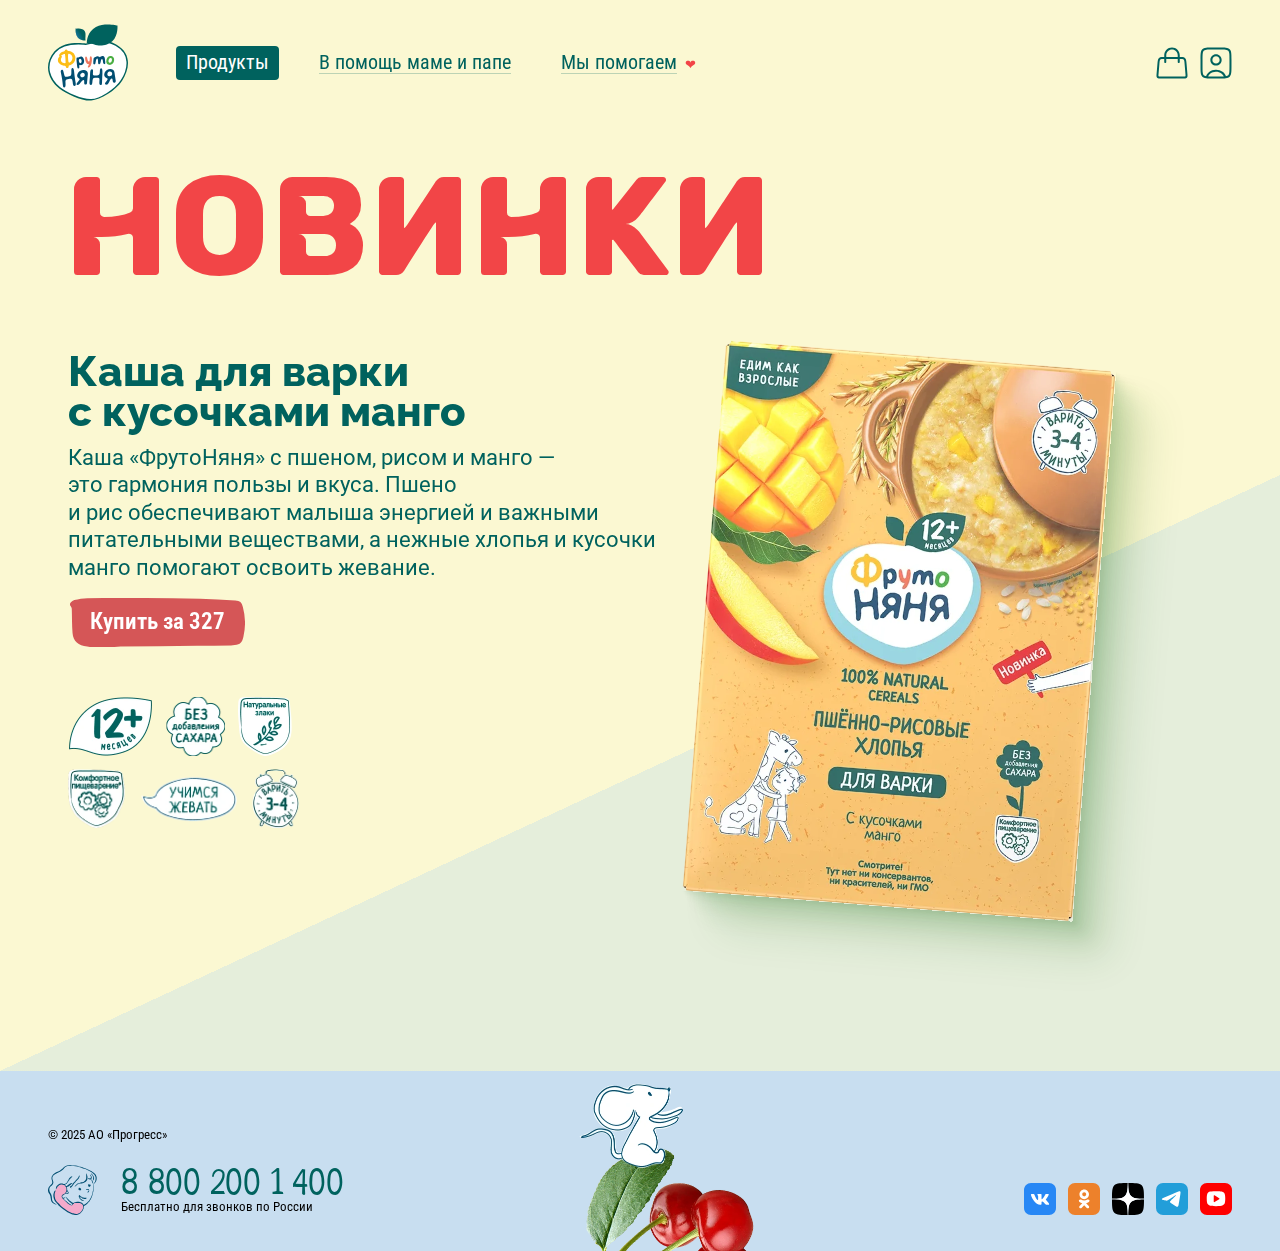
<file: new/index.html>
<!DOCTYPE html>
<html lang="ru">
    <head>
        <meta charset="UTF-8">
        <meta name="viewport" content="width=device-width, initial-scale=1.0">
        <title>Фрутоняня — «Наши новинки»</title>
        <link rel="icon" href="favicon.png">
        <link rel="stylesheet" href="style.css">
        <link rel="preconnect" href="https://fonts.googleapis.com">
        <link rel="preconnect" href="https://fonts.gstatic.com" crossorigin>
        <link href="https://fonts.googleapis.com/css2?family=Neucha&family=Raleway:ital,wght@0,100..900;1,100..900&family=Roboto+Condensed:ital,wght@0,100..900;1,100..900&family=Roboto:ital,wght@0,100;0,300;0,400;0,500;0,700;0,900;1,100;1,300;1,400;1,500;1,700;1,900&display=swap" rel="stylesheet">
    </head>
    <body>

        <!-- SVG Sprite -->
        <svg class="svg-sprite" width="0" height="0">
            <symbol xmlns="http://www.w3.org/2000/svg" viewBox="0 0 30 31" id="user">
                <path fill-rule="evenodd" clip-rule="evenodd" d="M14.824 22.0258C17.1978 21.9897 19.5258 22.6725 21.3741 23.9743C23.2248 25.2779 24.4871 27.1303 24.8625 29.2121L22.9434 29.5581C22.6699 28.0412 21.7356 26.6141 20.2512 25.5685C18.7642 24.5212 16.846 23.9453 14.8536 23.9755C12.8611 24.0058 10.972 24.6395 9.53539 25.7286C8.10173 26.8155 7.23262 28.2657 7.02602 29.7873L5.09375 29.525C5.37814 27.4305 6.56077 25.5367 8.35732 24.1747C10.1509 22.815 12.4502 22.0618 14.824 22.0258Z"></path>
                <path fill-rule="evenodd" clip-rule="evenodd" d="M15.0023 8.97441C13.0555 8.97441 11.4773 10.5526 11.4773 12.4994C11.4773 14.4462 13.0555 16.0244 15.0023 16.0244C16.9491 16.0244 18.5273 14.4462 18.5273 12.4994C18.5273 10.5526 16.9491 8.97441 15.0023 8.97441ZM9.52734 12.4994C9.52734 9.47566 11.9786 7.02441 15.0023 7.02441C18.0261 7.02441 20.4773 9.47566 20.4773 12.4994C20.4773 15.5232 18.0261 17.9744 15.0023 17.9744C11.9786 17.9744 9.52734 15.5232 9.52734 12.4994Z"></path>
                <path fill-rule="evenodd" clip-rule="evenodd" d="M18 2.45H12C9.11645 2.45 7.14995 2.45414 5.6762 2.65228C4.25855 2.84288 3.5922 3.18024 3.13622 3.63622C2.68024 4.0922 2.34288 4.75855 2.15228 6.1762C1.95414 7.64995 1.95 9.61645 1.95 12.5V18.5C1.95 21.3836 1.95414 23.3501 2.15228 24.8238C2.34288 26.2415 2.68024 26.9078 3.13622 27.3638C3.5922 27.8198 4.25855 28.1571 5.6762 28.3477C7.14995 28.5459 9.11645 28.55 12 28.55H18C20.8836 28.55 22.8501 28.5459 24.3238 28.3477C25.7415 28.1571 26.4078 27.8198 26.8638 27.3638C27.3198 26.9078 27.6571 26.2415 27.8477 24.8238C28.0459 23.3501 28.05 21.3836 28.05 18.5V12.5C28.05 9.61645 28.0459 7.64995 27.8477 6.1762C27.6571 4.75855 27.3198 4.0922 26.8638 3.63622C26.4078 3.18024 25.7415 2.84288 24.3238 2.65228C22.8501 2.45414 20.8836 2.45 18 2.45ZM1.75736 2.25736C0 4.01472 0 6.84315 0 12.5V18.5C0 24.1569 0 26.9853 1.75736 28.7426C3.51472 30.5 6.34315 30.5 12 30.5H18C23.6569 30.5 26.4853 30.5 28.2426 28.7426C30 26.9853 30 24.1569 30 18.5V12.5C30 6.84315 30 4.01472 28.2426 2.25736C26.4853 0.5 23.6569 0.5 18 0.5H12C6.34315 0.5 3.51472 0.5 1.75736 2.25736Z"></path>
            </symbol>
            <symbol xmlns="http://www.w3.org/2000/svg" viewBox="0 0 32 33" id="bag">
                <path fill-rule="evenodd" clip-rule="evenodd" d="M9.04348 16.5C8.46718 16.5 8 16.0328 8 15.4565L8 8.5C8 4.08172 11.5817 0.500001 16 0.500001C20.4183 0.500002 24 4.08172 24 8.5L24 15.4565C24 16.0328 23.5328 16.5 22.9565 16.5C22.3802 16.5 21.913 16.0328 21.913 15.4565L21.913 8.5C21.913 5.23432 19.2657 2.58696 16 2.58696C12.7343 2.58696 10.087 5.23432 10.087 8.5L10.087 15.4565C10.087 16.0328 9.61978 16.5 9.04348 16.5Z"></path>
                <path fill-rule="evenodd" clip-rule="evenodd" d="M8.64201 10.2246H23.358C24.7733 10.2246 25.9335 10.2246 26.857 10.3445C27.8242 10.4701 28.6674 10.7413 29.3653 11.3834C30.0632 12.0256 30.4035 12.8434 30.609 13.7968C30.8052 14.7071 30.9015 15.8633 31.019 17.2737L31.8974 27.8147C31.964 28.6123 32.0224 29.3129 31.9915 29.8792C31.9582 30.4904 31.8156 31.1113 31.3404 31.6277C30.8651 32.1442 30.2582 32.3379 29.6519 32.4219C29.0902 32.4997 28.3872 32.4996 27.5868 32.4995H4.41318C3.6128 32.4996 2.90982 32.4997 2.3481 32.4219C1.74177 32.3379 1.13486 32.1442 0.659644 31.6277C0.18443 31.1113 0.041827 30.4904 0.00848865 29.8792C-0.0223962 29.3129 0.0360353 28.6124 0.102562 27.8148L0.980983 17.2738C1.09849 15.8633 1.19481 14.7071 1.391 13.7968C1.59648 12.8434 1.93678 12.0256 2.63468 11.3834C3.33257 10.7413 4.17584 10.4701 5.14301 10.3445C6.06646 10.2246 7.22668 10.2246 8.64201 10.2246ZM5.40378 12.3526C4.65479 12.4499 4.27669 12.6243 4.00582 12.8736C3.73495 13.1228 3.52966 13.4851 3.37054 14.2234C3.2053 14.9901 3.11794 16.0145 2.99326 17.5106L2.12616 27.9159C2.05241 28.8008 2.00815 29.3595 2.03048 29.7689C2.05121 30.1491 2.12366 30.2282 2.1498 30.2566C2.17594 30.285 2.24878 30.3638 2.62593 30.416C3.03199 30.4723 3.59252 30.4745 4.48049 30.4745H27.5195C28.4075 30.4745 28.968 30.4723 29.3741 30.416C29.7512 30.3638 29.8241 30.285 29.8502 30.2566C29.8763 30.2282 29.9488 30.1491 29.9695 29.7689C29.9919 29.3595 29.9476 28.8008 29.8738 27.9159L29.0067 17.5106C28.8821 16.0145 28.7947 14.9901 28.6295 14.2234C28.4703 13.4851 28.2651 13.1228 27.9942 12.8736C27.7233 12.6243 27.3452 12.4499 26.5962 12.3526C25.8184 12.2516 24.7904 12.2496 23.2891 12.2496H8.71092C7.20962 12.2496 6.18155 12.2516 5.40378 12.3526Z"></path>
            </symbol>
            <symbol xmlns="http://www.w3.org/2000/svg" viewBox="0 0 32 32" id="vk">
                <path d="M0 7C0 3.13401 3.13401 0 7 0H25C28.866 0 32 3.13401 32 7V25C32 28.866 28.866 32 25 32H7C3.13401 32 0 28.866 0 25V7Z" fill="#2787F5"></path>
                <path fill-rule="evenodd" clip-rule="evenodd" d="M9.57668 10.9324H7.58635C7.01767 10.9324 6.90393 11.2 6.90393 11.4951C6.90393 12.0222 7.5787 14.6363 10.0458 18.0936C11.6905 20.4547 14.0077 21.7346 16.1164 21.7346C17.3816 21.7346 17.5381 21.4503 17.5381 20.9607V19.1762C17.5381 18.6076 17.6579 18.4941 18.0585 18.4941C18.3538 18.4941 18.8598 18.6417 20.0407 19.7801C21.3902 21.1293 21.6127 21.7346 22.3717 21.7346H24.3621C24.9308 21.7346 25.2151 21.4503 25.0511 20.8893C24.8716 20.3302 24.2273 19.519 23.3723 18.5574C22.9084 18.0093 22.2125 17.419 22.0017 17.1239C21.7065 16.7444 21.7908 16.5757 22.0017 16.2385C22.0017 16.2385 24.4266 12.8233 24.6796 11.6639C24.8061 11.2422 24.6796 10.9324 24.0777 10.9324H22.0874C21.5813 10.9324 21.348 11.2 21.2215 11.4951C21.2215 11.4951 20.2093 13.9617 18.7755 15.5638C18.3116 16.0276 18.1007 16.1752 17.8476 16.1752C17.7211 16.1752 17.538 16.0276 17.538 15.606V11.6639C17.538 11.1579 17.3912 10.9324 16.9694 10.9324H13.8417C13.5255 10.9324 13.3352 11.1672 13.3352 11.3898C13.3352 11.8694 14.0521 11.98 14.1261 13.3292V16.2596C14.1261 16.902 14.01 17.0185 13.757 17.0185C13.0822 17.0185 11.4409 14.5409 10.4675 11.706C10.2767 11.155 10.0854 10.9324 9.57668 10.9324Z" fill="#fff"></path>
            </symbol>
            <symbol xmlns="http://www.w3.org/2000/svg" viewBox="0 0 32 32" id="ok">
                <path d="M0 7C0 3.13401 3.13401 0 7 0H25C28.866 0 32 3.13401 32 7V25C32 28.866 28.866 32 25 32H7C3.13401 32 0 28.866 0 25V7Z" fill="#ED812B"></path>
                <path d="M16.2175 9.3462C17.2859 9.3462 18.1941 10.2199 18.1941 11.3666C18.1941 12.4587 17.3394 13.387 16.2175 13.387C15.0957 13.387 14.2409 12.5133 14.2409 11.3666C14.2409 10.2199 15.0957 9.3462 16.2175 9.3462ZM16.2175 16.1719C18.8351 16.1719 20.972 13.9877 20.972 11.312C20.9186 8.69094 18.8351 6.50671 16.2175 6.50671C13.5999 6.50671 11.463 8.69094 11.463 11.3666C11.463 14.0423 13.5999 16.1719 16.2175 16.1719ZM18.0872 20.1581C19.0488 19.9397 19.957 19.5574 20.8651 19.0114C21.5062 18.5745 21.7199 17.7009 21.2925 17.0456C20.8651 16.3903 20.0104 16.1719 19.3694 16.6087C17.4462 17.8647 14.9354 17.8647 13.0123 16.6087C12.3712 16.1719 11.5165 16.3903 11.0891 17.0456C10.6617 17.7009 10.8754 18.5745 11.5165 19.0114C12.3712 19.5574 13.2794 19.9397 14.2944 20.1581L11.6233 22.8884C11.0891 23.4344 11.0891 24.3627 11.6233 24.9088C11.8904 25.1818 12.2644 25.3456 12.5849 25.3456C12.9054 25.3456 13.2794 25.1818 13.5465 24.9088L16.1641 22.2331L18.7817 24.9088C19.3159 25.4548 20.2241 25.4548 20.7583 24.9088C21.2925 24.3627 21.2925 23.4344 20.7583 22.8884L18.0872 20.1581Z" fill="#fff"></path>
            </symbol>
            <symbol xmlns="http://www.w3.org/2000/svg" viewBox="0 0 28 28" id="zen">
                <path fill="#000" d="M16.7 16.7c-2.2 2.27-2.36 5.1-2.55 11.3 5.78 0 9.77-.02 11.83-2.02 2-2.06 2.02-6.24 2.02-11.83-6.2.2-9.03.35-11.3 2.55M0 14.15c0 5.59.02 9.77 2.02 11.83 2.06 2 6.05 2.02 11.83 2.02-.2-6.2-.35-9.03-2.55-11.3-2.27-2.2-5.1-2.36-11.3-2.55M13.85 0C8.08 0 4.08.02 2.02 2.02.02 4.08 0 8.26 0 13.85c6.2-.2 9.03-.35 11.3-2.55 2.2-2.27 2.36-5.1 2.55-11.3m2.85 11.3C14.5 9.03 14.34 6.2 14.15 0c5.78 0 9.77.02 11.83 2.02 2 2.06 2.02 6.24 2.02 11.83-6.2-.2-9.03-.35-11.3-2.55"></path>
                <path fill="#fff" d="M28 14.15v-.3c-6.2-.2-9.03-.35-11.3-2.55-2.2-2.27-2.36-5.1-2.55-11.3h-.3c-.2 6.2-.35 9.03-2.55 11.3-2.27 2.2-5.1 2.36-11.3 2.55v.3c6.2.2 9.03.35 11.3 2.55 2.2 2.27 2.36 5.1 2.55 11.3h.3c.2-6.2.35-9.03 2.55-11.3 2.27-2.2 5.1-2.36 11.3-2.55"></path>
            </symbol>
            <symbol xmlns="http://www.w3.org/2000/svg" viewBox="0 0 32 32" id="tg">
                <rect width="32" height="32" rx="7" fill="#229ED9"></rect>
                <path fill-rule="evenodd" clip-rule="evenodd" d="M7.13533 15.0254L17.1596 10.7076C21.9331 8.7221 22.925 8.37722 23.5715 8.36584C23.7137 8.36333 24.0317 8.39857 24.2376 8.56568C24.4115 8.70677 24.4593 8.89743 24.4822 9.03116C24.5052 9.16489 24.5336 9.46972 24.511 9.70785C24.2523 12.4258 23.133 19.0216 22.5636 22.0658C22.3226 23.3539 21.8485 23.7858 21.3889 23.8281C20.3907 23.9199 19.6327 23.1684 18.6659 22.5346L14.8298 19.9579C13.1327 18.8396 14.2329 18.2249 15.2001 17.2204C15.4532 16.9574 19.8512 12.9571 19.9363 12.5942C19.9466 12.5488 19.9569 12.3797 19.8564 12.2903C19.7559 12.2009 19.6075 12.2318 19.5005 12.2558C19.3487 12.2902 16.9319 13.8876 12.2501 17.0481C11.5641 17.5191 10.9427 17.7487 10.386 17.7367C9.77228 17.7234 8.59171 17.3896 7.71408 17.1043C6.63761 16.7544 5.78205 16.5694 5.85658 15.9752C5.89535 15.6657 6.32161 15.3492 7.13529 15.0255L7.13533 15.0254Z" fill="#fff"></path>
            </symbol>
            <symbol xmlns="http://www.w3.org/2000/svg" viewBox="0 0 32 32" id="youtube">
                <path d="M0 7C0 3.13401 3.13401 0 7 0H25C28.866 0 32 3.13401 32 7V25C32 28.866 28.866 32 25 32H7C3.13401 32 0 28.866 0 25V7Z" fill="#FF0000"></path>
                <path fill-rule="evenodd" clip-rule="evenodd" d="M6.73999 15.6815C6.73999 13.1952 7.06328 11.8055 7.06328 11.8055C7.30218 10.2493 8.74985 8.79016 10.3018 8.58752C10.3018 8.58752 11.7475 8.22266 15.9992 8.22266C20.2509 8.22266 21.6991 8.5878 21.6991 8.5878C23.2475 8.80864 24.7042 10.25 24.9253 11.808C24.9253 11.808 25.2585 13.3865 25.2585 15.6815C25.2585 17.9765 24.9253 19.555 24.9253 19.555C24.6919 21.1126 23.245 22.5489 21.6895 22.7394C21.6895 22.7394 19.4006 23.1404 15.9992 23.1404C12.5979 23.1404 10.3065 22.7391 10.3065 22.7391C8.75423 22.5382 7.28781 21.115 7.06273 19.5534C7.06273 19.5534 6.73999 18.1678 6.73999 15.6815ZM14.5373 19.0124C14.0924 19.2853 13.7317 19.0789 13.7317 18.5531V12.8099C13.7317 12.2833 14.0939 12.0786 14.5373 12.3506L19.1619 15.1873C19.6068 15.4603 19.6053 15.9037 19.1619 16.1757L14.5373 19.0124Z" fill="#fff"></path>
            </symbol>
        </svg>

        <div class="header">
            <div class="logo">
                <a href="#" title="Перейти на главную страницу">
                    <svg xmlns="http://www.w3.org/2000/svg" width="80" height="77" viewBox="0 0 80 77" aria-label="Логотип Фрутоняни — белое сердце с зелеными листиками и текст Фрутоняня внутри в две строки: Фруто НЯНЯ">
                        <mask id="path-1-inside-1_606_1346" fill="#fff">
                            <path d="M37.7732 19.3795C33.2933 19.2683 15.8451 16.4229 6.34073 27.6102C-5.89765 42.0152 1.70362 56.8648 11.2922 64.3952C18.0964 69.736 33.804 77.1164 43.2299 76.5662C52.3188 76.0382 67.8076 66.6071 74.1009 56.8537C81.7078 45.0663 84.0601 29.2497 68.1838 20.4077C53.0599 11.9824 42.7415 19.5017 37.7732 19.3795Z"/>
                        </mask>
                        <path d="M37.7732 19.3795C33.2933 19.2683 15.8451 16.4229 6.34073 27.6102C-5.89765 42.0152 1.70362 56.8648 11.2922 64.3952C18.0964 69.736 33.804 77.1164 43.2299 76.5662C52.3188 76.0382 67.8076 66.6071 74.1009 56.8537C81.7078 45.0663 84.0601 29.2497 68.1838 20.4077C53.0599 11.9824 42.7415 19.5017 37.7732 19.3795Z" fill="#fff" stroke="#00625E" stroke-width="3" stroke-linejoin="round" mask="url(#path-1-inside-1_606_1346)"/>
                        <path d="M30.5151 44.4777C29.1902 44.522 29.2352 42.8604 28.8141 39.1258C28.0955 32.7902 28.5503 33.5405 30.3299 33.4737C31.0654 33.4516 32.2948 31.9399 34.0464 32.7847C37.1564 34.2574 37.1341 42.2714 31.8233 41.0042C30.4253 40.6708 32.3565 44.4109 30.5151 44.4777ZM32.1769 34.7742C29.2857 34.8687 31.7446 41.2877 33.3446 38.4866C34.0464 37.2806 33.5523 34.7242 32.1769 34.7742Z" fill="#014E72"/>
                        <path d="M40.6326 43.4871C38.9204 43.5482 40.599 41.5309 40.8965 40.486C41.0593 39.9081 40.0039 40.2749 39.0776 39.6636C37.6853 38.7577 36.3661 33.5614 37.5787 32.7666C39.3919 31.5718 39.319 37.6351 40.6889 37.5851C42.3506 37.5294 41.2615 33.2946 42.3225 32.4443C45.0789 30.2713 44.22 43.376 40.6326 43.4871Z" fill="#EE765E"/>
                        <path d="M51.2201 40.3203C50.7766 40.337 50.2769 40.0035 50.1703 39.2199C50.1254 38.8753 50.0244 36.2189 49.912 35.6297C49.766 34.8851 49.4068 34.4904 48.9914 34.6294C48.8061 34.6905 48.4411 34.9628 48.0538 36.0855C47.9584 36.3578 47.5878 38.6308 47.5093 38.9142C47.2903 39.7312 47.0321 40.1702 46.6728 40.3313C46.5661 40.3814 46.4538 40.4092 46.336 40.4092C45.9542 40.4203 45.6286 40.1702 45.4826 39.909C45.2412 39.5034 45.2524 38.8531 45.303 38.3752C45.3085 38.3196 45.4826 35.5575 45.5164 35.3075C45.6791 34.107 45.9205 33.5568 46.3192 33.5012C46.858 33.429 47.0265 33.2122 47.2791 33.0455C47.3578 32.9955 48.486 32.2675 49.0756 32.1786C49.9625 32.0451 50.6924 32.4731 51.1359 32.8288C51.4671 33.0955 51.6186 33.2122 51.8376 33.2233C52.0004 33.2178 52.8088 32.6231 52.9267 32.5454C53.3478 32.2675 53.8418 32.1119 54.3639 32.0952C54.9085 32.0785 55.3575 32.2119 55.5989 32.3509C56.1098 32.6399 56.6713 33.4901 56.8003 34.1736C56.9013 34.7183 57.2719 37.9694 57.2775 38.6363C57.2832 39.2532 57.2045 39.9757 56.4972 40.1202C56.0368 40.2202 55.3857 39.859 55.1948 39.0421C55.1162 38.6808 54.7905 36.1522 54.7905 36.1522C54.7456 35.8243 54.4818 34.9128 54.0214 34.8794C53.7014 34.8907 53.3309 35.3352 53.14 35.7465C52.994 36.0465 52.5169 38.8308 52.4158 39.1032C52.1519 39.7813 51.9892 40.1869 51.3493 40.3036C51.3043 40.3147 51.2594 40.3203 51.2201 40.3203Z" fill="#014E72"/>
                        <path d="M19.3237 44.0934C18.3919 44.1267 17.9876 43.3098 17.9091 42.993L17.9203 42.9874C17.8642 42.8374 17.7912 42.5929 17.6733 42.1871C17.5666 42.1037 17.3982 41.9982 17.213 41.9926C16.6066 41.9816 15.2368 41.7037 14.3723 41.3646C12.2671 40.5255 11.7506 39.9085 11.2959 39.3639C11.2173 39.275 11.1443 39.1861 11.0657 39.0971C10.1562 38.1134 9.7408 36.7686 9.92606 35.4015C10.1057 34.051 10.8748 32.9339 11.5822 32.4559C11.498 32.4004 11.4194 32.3281 11.352 32.2391C11.0376 31.8391 10.959 30.7498 12.0987 29.5493C13.0699 28.5157 13.9625 28.1044 14.6137 27.8043C14.9393 27.6543 15.2873 27.5598 15.6243 27.4709C15.8657 27.4041 16.1015 27.343 16.3428 27.2541C16.7863 27.0985 16.8649 26.6372 16.8817 26.4483L16.9099 26.3427C17.1906 25.7703 17.5947 25.4369 18.0437 25.3979L18.128 25.3924C18.841 25.3701 19.2115 25.8203 19.3125 26.2093C19.408 26.5817 19.7617 26.8151 20.4466 26.954L20.89 27.0485C22.9953 27.4875 23.3601 27.7154 24.584 28.4879L24.9827 28.7491C26.2963 29.566 27.0879 31.6668 27.2675 32.5504C27.4303 33.3785 27.5762 34.69 26.9307 36.5352C26.3693 38.1413 25.4823 38.9916 24.8929 39.5529C23.5903 40.7922 21.6535 41.4313 21.0192 41.5758C20.8003 41.6258 20.7273 41.8592 20.6206 42.8206C20.5757 43.2319 20.4915 43.9933 19.4529 44.0822C19.4136 44.0877 19.3687 44.0934 19.3237 44.0934ZM12.9407 32.017C13.3506 32.017 13.5976 32.1725 13.7099 32.2725C13.9344 32.467 13.9906 32.7728 13.867 33.1117C13.8278 33.2173 13.7323 33.3285 13.5695 33.5007C13.2776 33.8175 13.0923 34.4789 12.9351 35.1457C12.7779 35.8238 13.0193 36.9742 13.4572 37.6134C13.8727 38.2191 14.0804 38.4192 14.872 38.7526C15.6129 39.0639 16.5449 39.1527 16.966 39.1416L17.0502 39.1361C17.2467 39.1194 17.3926 39.0582 17.4825 38.9582C17.5891 38.836 17.6284 38.6526 17.6003 38.4024C17.5442 37.9079 17.5274 37.2131 17.5049 36.4852C17.4881 35.9183 17.4711 35.3292 17.4376 34.7957C17.3589 33.5786 17.1175 31.0888 17.0333 30.622C16.9604 30.2107 16.8593 30.1551 16.7639 30.1051C16.6571 30.044 16.4944 30.0162 16.2923 30.0273C15.9667 30.0385 15.6523 30.133 15.5175 30.1885C14.6025 30.5441 14.2375 30.7943 14.0411 30.9499C13.5414 31.3278 13.2888 31.5946 12.9407 32.017ZM20.7273 29.8383C20.4522 29.8495 20.3793 29.9662 20.2108 30.333C20.0311 30.7164 19.9862 31.9502 20.0704 34.001L20.076 34.0899C20.1097 34.9234 20.3399 37.4299 20.4691 37.83C20.6095 38.2691 20.6768 38.4747 21.1034 38.5803C21.4179 38.6581 21.8332 38.4969 22.4058 38.0802C23.669 37.1631 24.2809 35.9739 24.4606 34.0954C24.5784 32.8228 23.8261 31.4278 23.0347 30.8165C22.069 30.0717 21.4626 29.8883 20.8508 29.8439C20.8059 29.8383 20.7666 29.8328 20.7273 29.8383Z" fill="#FCBD16"/>
                        <path d="M57.8076 60.5652C55.6238 59.6871 58.4589 57.9365 59.4132 55.7802C59.9128 54.652 59.649 54.502 58.8294 54.2241C56.275 53.3516 55.6855 51.3732 56.6007 48.7945C58.2736 44.0316 65.8131 43.7537 66.4081 47.9608C66.4137 48.0163 67.7556 56.3638 67.7947 56.8194C67.9744 58.8757 65.9647 58.7591 66.3408 58.7478C63.9941 58.8423 65.1563 54.3964 63.8314 54.4519C61.4343 54.5464 61.0188 61.8545 57.8076 60.5652ZM61.0356 47.5829C58.7284 48.3109 58.5262 53.5183 62.3717 52.09C65.7177 50.8451 64.1289 46.6047 61.0356 47.5829Z" fill="#014E72"/>
                        <path d="M52.7082 61.0326C50.064 61.1326 52.2871 55.2304 51.097 54.2469C50.2549 53.5411 46.1342 53.8745 45.7694 54.0356C43.6024 54.997 45.3483 60.8547 42.9625 60.9492C40.9246 61.0159 41.5084 58.0093 41.9518 52.7074C42.3056 48.5003 41.8564 45.4048 43.9841 45.2158C46.1791 45.0826 44.1021 50.4955 45.3933 51.129C46.4598 51.657 48.7728 51.5569 50.0865 51.2235C51.5069 50.8624 51.8268 49.3562 51.8268 47.939C51.8268 44.8047 52.579 44.4545 52.9215 44.3711C54.426 43.9932 54.5608 47.1221 54.4204 49.5563C53.8085 60.3323 54.4934 60.9658 52.7082 61.0326Z" fill="#014E72"/>
                        <path d="M29.6205 60.9214C26.634 61.038 30.8388 56.7198 31.1532 56.2864C32.0401 55.0526 31.7089 55.0082 30.9624 54.5469C28.6382 53.1242 28.6382 51.04 30.1202 48.7837C32.9328 44.4601 40.3096 45.7549 39.8604 50.0342C39.8548 50.0897 39.125 58.4816 39.0464 58.9651C38.6535 61.4159 35.9587 60.8601 36.1889 58.6427C36.6661 54.1411 34.4036 56.2419 31.6921 59.8377C31.3329 60.3101 30.749 60.8714 29.6205 60.9214ZM33.9939 48.9171C31.2261 49.6007 31.9391 53.7632 34.8752 53.2742C38.1032 52.7352 36.9131 48.1947 33.9939 48.9171Z" fill="#014E72"/>
                        <path d="M16.2263 63.4499C14.1996 63.5278 15.5471 60.7324 12.8186 48.2668C12.1843 45.3825 14.7555 44.8046 15.3562 47.1443C16.187 50.3621 16.6248 52.4906 17.2424 52.6907C18.4157 53.0686 20.8465 52.5406 22.1434 51.9737C24.6528 50.8789 22.2164 44.3378 24.2542 43.9154C25.9777 43.543 26.0058 46.1439 26.8142 53.5798C27.3587 58.6427 28.9363 61.8551 26.5167 61.9439C23.7433 62.0162 25.8261 54.6135 22.5476 54.7469C21.9806 54.7692 21.582 54.8803 20.7287 55.0416C19.095 55.3527 17.5119 55.5027 17.4502 57.2311C17.3883 59.1985 18.3203 63.3778 16.2263 63.4499Z" fill="#014E72"/>
                        <path d="M63.342 32.0705C61.1301 31.5036 59.1764 32.8374 58.4747 35.6828C57.773 38.5283 58.7442 40.3456 60.9785 40.8735C63.2184 41.4015 65.5875 39.7843 66.0872 36.8388C66.5924 33.8989 65.0037 32.4984 63.342 32.0705ZM63.8304 36.8388C63.5329 38.2282 62.4606 39.0896 61.5062 38.7506C60.5462 38.4116 60.2599 37.5669 60.6585 36.1108C61.0571 34.6547 61.7364 33.96 62.8592 34.1101C63.9314 34.2601 64.1336 35.4495 63.8304 36.8388Z" fill="#4AAE42"/>
                        <path d="M69.451 1.48366C69.451 1.48366 56.4491 -1.77859 47.9326 3.03976C38.1364 8.58058 38.827 19.3066 38.827 19.3066C45.6871 18.2118 48.2247 23.8082 58.7844 20.5292C70.8712 16.7834 69.451 1.48366 69.451 1.48366Z" fill="#00625E"/>
                        <path d="M27.7402 4.3457C27.7402 4.3457 27.0891 7.94141 28.6496 11.4148C30.2047 14.8827 32.9332 15.783 34.4939 16.1721C36.0544 16.5611 37.6095 16.4277 37.6095 16.4277C37.6095 16.4277 37.2222 15.144 37.4804 12.1874C37.7387 9.23076 37.4804 6.91884 34.3647 5.37384C31.2433 3.83442 28.1275 5.24603 27.7402 4.3457Z" fill="#00625E"/>
                        <g opacity="0.78">
                            <path style="mix-blend-mode:multiply" d="M27.7324 4.34766C27.7324 4.34766 27.0813 7.94336 28.6418 11.4168C30.1969 14.8846 32.9254 15.7849 34.4861 16.1741C36.0466 16.5631 37.6017 16.4297 37.6017 16.4297C37.6017 16.4297 37.2144 15.1459 37.4725 12.1893C37.7309 9.23271 37.4725 6.92079 34.3569 5.3758C31.2355 3.83638 28.1197 5.24798 27.7324 4.34766Z" fill="url(#paint0_radial_606_1346)"/>
                        </g>
                        <defs>
                            <radialGradient id="paint0_radial_606_1346" cx="0" cy="0" r="1" gradientUnits="userSpaceOnUse" gradientTransform="translate(26.466 11.3431) rotate(-35.9755) scale(13.1116 30.0533)">
                                <stop stop-color="#2581C4"/>
                                <stop offset="0.5189" stop-color="#2581C4" stop-opacity="0"/>
                            </radialGradient>
                        </defs>
                    </svg>                          
                </a>
            </div>

            <div class="header__menu">
                <nav class="menu">
                    <ul>
                        <li class="menu__item is__active">
                            <a href="products/">Продукты</a>
                        </li>
                        <li class="menu__item">
                            <a href="parents-help/">В помощь маме и папе</a>
                        </li>
                        <li class="menu__item help">
                            <a href="charity/">Мы помогаем</a>
                        </li>
                    </ul>
                </nav>
            </div>
            
            <ul class="header__icons">
                <li>
                    <a href="cart/" title="Корзина">
                        <svg class="icon" width="32" height="32" aria-label="Минималистичная иконка сумки">
                            <use xlink:href="#bag"></use>
                        </svg>
                    </a>
                </li>
                <li>
                    <a href="profile/" title="Личный кабинет">
                        <svg class="icon" width="32" height="32" aria-label="Минималистичная иконка головы и плечей в квадратике">
                            <use xlink:href="#user"></use>
                        </svg>
                    </a>
                </li>
            </ul>
        </div>
            <section class="article__first-floor">
                <h1>Новинки</h1>
                <div class="product__item">
                    <div class="item__description">
                        <h2>Каша для варки с кусочками манго</h2>
                        <p>Каша «ФрутоНяня» с пшеном, рисом и манго — это гармония пользы и вкуса. Пшено и рис обеспечивают малыша энергией и важными питательными веществами, а нежные хлопья и кусочки манго помогают освоить жевание.</p>
                        <button class="button" type="button" title="Добавить в корзину">Купить за 327</button>
                        <div class="tags-field">
                            <img class="tag" src="age.webp" title="Для детей от 12 месяцев" alt="Изображение белого листика с надписью «12+ месяцев» внутри">
                            <img class="tag" src="no_sugar.webp" title="Хлопья не содержат добавленного сахара" alt="Изображение облака с надпиьсю «БЕЗ добавления САХАРА» внутри">
                            <img class="tag" src="grain.webp" title="Только натуральные злаковые культуры" alt="Изображение щита с рисунком колоска пшеницы внутри и надписью «Натуральные злаки» над ним">
                            <img class="tag" src="digest.webp" title="Хорошо усваивается кишечником" alt="Изображение щита с рисунком нескольких шестеренок внутри и надписью «Комфортное пищеварение»">
                            <img class="tag" src="learn.webp" title="Помогает натренировать жевательные мышцы" alt="Изображение реплики, как пузыри в комиксах, с надписью «УЧИМСЯ ЖЕВАТЬ» внутри">
                            <img class="tag" src="cooking_time.webp" title="Быстро готовить: время варки 3–4 минуты" alt="Изображение часов-будильника с надписью «ВАРИТЬ 3–4 МИНУТЫ» на циферблате">
                        </div>
                    </div>
                    <div class="item__image">
                        <img src="porridge_src.webp" width="392" height="547" alt="Изображение коробки каши с фотографией нарезанного манго, пшеницы и горшочка с готовой кашей">
                    </div>
                </div>
            </section>
        <footer class="footer" aria-label="Посередине гроздь вишен с листиком, а на нем сидит мышка и тянет лапки вверх">
            <div class="footer__info">
                <p class="copyright">© 2025 АО «Прогресс»</p>
                <div class="tel">
                    <svg class="tel__icon" aria-label="Силуэт детского лица с розовой телефонной трубкой рядом с ухом" xmlns="http://www.w3.org/2000/svg" width="49" height="50" viewBox="0 0 49 50">
                        <g clip-path="url(#clip0_607_1562)">
                          <path d="M24.2205 11.4009C24.2205 11.4009 24.2205 11.613 24.2205 11.825C24.2205 12.0371 24.0084 12.0371 23.7963 12.2492C23.5842 12.4613 23.3721 12.6734 22.9479 12.8855C22.7358 13.0976 22.3117 13.5218 22.0996 13.9459L21.8875 14.158L21.6754 14.3701C21.4633 14.5822 21.4633 14.7943 21.2512 15.2185C21.0391 15.4306 20.827 15.6426 20.615 15.8547C20.4029 16.0668 20.4029 16.2789 20.1908 16.7031C20.1908 16.9152 19.9787 16.9152 19.9787 17.1273L19.5545 17.5514C19.3424 17.7635 19.1303 17.9756 18.9183 18.3998C18.7062 18.6119 18.4941 18.824 18.0699 19.0361C17.8578 19.2481 17.4336 19.4602 17.0095 19.6723C16.7974 19.8844 16.3732 19.8844 15.949 19.8844C15.7369 19.8844 15.5248 19.8844 15.5248 19.8844C15.5248 19.8844 15.5248 19.8844 15.3127 19.8844L15.5248 20.0965L15.949 20.3086L16.1611 20.5207C16.3732 20.5207 16.3732 20.7328 16.5853 20.7328C16.7974 20.9449 17.0095 20.9449 17.2215 20.9449C17.4336 20.9449 17.6457 20.9449 17.8578 20.9449C18.0699 20.9449 18.282 20.9449 18.4941 20.9449C18.7062 20.9449 18.9183 20.9449 19.1303 20.7328C19.5545 20.5207 19.7666 20.3086 19.9787 20.0965C20.615 19.6723 20.827 19.4602 21.0391 19.2481C21.2512 19.0361 21.4633 18.824 21.6754 18.824C21.8875 18.6119 22.0996 18.3998 22.3117 18.3998C22.5238 18.3998 22.7358 18.3998 22.7358 18.1877C22.7358 18.1877 22.9479 18.1877 22.9479 17.9756H23.16C23.16 17.9756 23.16 17.9756 23.3721 17.9756C23.7963 17.9756 24.0084 17.9756 24.2205 17.9756C24.4326 17.9756 24.4326 17.9756 24.6446 17.9756C24.6446 17.9756 24.6446 18.1877 24.4326 18.1877C24.2205 18.3998 24.0084 18.3998 23.7963 18.6119L23.5842 18.824C23.3721 19.0361 23.3721 19.0361 23.16 19.2481C22.9479 19.4602 22.7358 19.4602 22.7358 19.6723C22.5238 19.8844 22.3117 20.0965 22.0996 20.3086C21.8875 20.5207 21.4633 20.7328 20.827 21.1569C20.615 21.369 20.1908 21.5811 19.7666 21.7932C19.5545 21.7932 19.3424 22.0053 18.9183 22.0053C18.4941 22.0053 18.4941 22.0053 18.0699 22.0053C17.8578 22.0053 17.4336 22.0053 17.2215 22.0053C16.7974 22.0053 16.5853 21.7932 16.3732 21.5811C16.1611 21.369 16.1611 21.369 15.949 21.369C15.7369 21.369 15.7369 21.1569 15.5248 21.1569C15.3127 21.1569 15.3127 20.9449 15.1007 20.7328C14.8886 20.5207 14.8886 20.3086 14.6765 20.3086C14.4644 19.8844 14.2523 19.6723 14.0402 19.2481L13.8281 19.0361V18.824L14.6765 19.0361C14.8886 19.0361 15.3127 19.0361 15.5248 19.0361C15.7369 19.0361 15.949 19.0361 16.1611 19.0361C16.3732 19.0361 16.7974 19.0361 17.0095 18.824C17.2215 18.824 17.6457 18.6119 17.8578 18.3998C18.0699 18.1877 18.282 17.9756 18.7062 17.7635C18.4941 17.7635 18.9183 17.5514 19.1303 17.1273L19.3424 16.7031C19.3424 16.491 19.5545 16.491 19.5545 16.2789C19.7666 16.0668 19.7666 15.6426 19.9787 15.4306C20.1908 15.2185 20.4029 15.0064 20.4029 14.7943C20.615 14.5822 20.615 14.3701 20.827 13.9459C20.827 13.7338 21.0391 13.7338 21.0391 13.5218L21.2512 13.3097C21.4633 12.8855 21.8875 12.4613 22.3117 12.2492C22.7358 12.0371 22.9479 11.825 23.16 11.613C23.3721 11.4009 23.5842 11.4009 23.7963 11.4009C24.0084 11.1888 24.0084 11.4009 24.2205 11.4009Z" fill="#014E72"/>
                          <path d="M31.4285 10.5525C31.4285 10.5525 31.6406 10.7646 31.6406 10.9767C31.6406 11.1888 31.6406 11.613 31.4285 12.0372C31.2164 12.4613 31.0043 13.0976 30.5801 13.7339C30.1559 14.158 29.5197 14.7943 29.0955 15.2185L28.6713 15.6427C28.4592 15.8548 28.4592 15.8548 28.2472 16.0668C28.0351 16.491 27.6109 16.7031 27.3988 17.1273C26.9746 17.5515 26.7625 17.7636 26.3384 18.1877C26.1263 18.6119 25.7021 19.0361 25.49 19.4603C25.2779 19.6723 25.2779 19.8844 25.0658 20.0965L24.6416 20.7328C24.2175 21.157 23.7933 21.5811 23.5812 22.0053C23.157 22.4295 22.7328 22.6416 22.9449 22.8537C23.157 23.0658 23.5812 23.2779 24.2175 23.0658C24.6416 23.0658 25.0658 22.8537 25.49 22.6416C25.7021 22.4295 25.9142 22.4295 26.1263 22.2174C26.3384 22.0053 26.5504 22.0053 26.5504 21.7932L26.9746 21.157C27.1867 20.9449 27.3988 20.7328 27.3988 20.5207C27.823 20.0965 28.0351 19.8844 28.4592 19.4603C28.6713 19.2482 29.0955 19.0361 29.5197 18.6119C29.7318 18.6119 29.9439 18.3998 30.1559 18.3998C30.368 18.1877 30.5801 18.1877 30.7922 18.1877C31.4285 17.9756 31.8527 17.7636 32.0647 17.7636C32.4889 17.7636 32.9131 17.5515 33.3373 17.3394C33.7615 17.3394 34.1856 17.3394 34.6098 17.1273C34.8219 17.1273 35.2461 16.9152 35.4582 16.9152C36.0944 16.491 36.5186 16.2789 36.9428 15.8548C37.579 15.0064 38.0032 14.3701 38.0032 13.946C38.2153 13.7339 38.2153 13.3097 38.2153 12.8855C38.2153 12.4613 38.2153 12.2492 38.2153 11.8251C38.2153 11.4009 38.2153 11.1888 38.2153 10.9767C38.2153 10.7646 38.2153 10.7646 38.2153 10.5525V10.3404V10.1284C38.2153 9.49209 38.2153 9.28 38.2153 8.85582C38.2153 8.64373 38.2153 8.43164 38.2153 8.43164C38.2153 8.43164 38.4274 8.43164 38.6395 8.85582C38.6395 9.06791 38.8516 9.49209 39.0637 9.91626V10.1284V10.3404C39.0637 10.5525 39.0637 10.5525 39.2758 10.7646C39.2758 11.1888 39.4878 11.4009 39.4878 11.8251C39.4878 12.2492 39.4878 12.6734 39.4878 13.0976C39.4878 13.5218 39.4878 13.946 39.2758 14.5822C39.0637 15.0064 38.8516 15.8548 37.7911 16.7031C37.1549 17.1273 36.7307 17.5515 35.8823 17.7636C35.4582 17.9756 35.034 17.9756 34.8219 18.1877C34.3977 18.1877 34.1856 18.3998 33.7615 18.3998C33.3373 18.3998 32.9131 18.6119 32.4889 18.6119C32.0647 18.6119 31.6406 18.824 31.2164 18.824C31.0043 18.824 30.7922 19.0361 30.5801 19.0361L29.9439 19.2482C29.5197 19.4603 29.0955 19.6723 28.8834 20.0965C28.4592 20.3086 28.2471 20.7328 27.823 20.9449L27.3988 21.3691L26.7625 21.7932C26.5504 22.0053 26.3384 22.2174 26.1263 22.2174C25.9142 22.4295 25.7021 22.4295 25.49 22.6416C25.0658 22.8537 24.4296 23.0658 24.0054 23.0658C23.3691 23.0658 22.7328 23.0658 22.0966 22.4295C21.8845 22.2174 21.8845 21.5811 22.0966 21.3691H22.7328C23.157 20.9449 23.5812 20.5207 23.7933 20.3086L24.2175 19.6723C24.4296 19.4603 24.4296 19.2482 24.6416 19.0361C24.8537 18.6119 25.0658 18.1877 25.49 17.7636C25.9142 17.3394 26.1263 16.9152 26.5504 16.7031C26.7625 16.491 27.1867 16.0668 27.3988 15.6427C27.6109 15.4306 27.6109 15.2185 27.823 15.2185L28.2472 14.7943C29.0955 14.158 29.5197 13.7339 29.9439 13.0976C30.1559 12.6734 30.368 12.2492 30.5801 11.8251C30.7922 11.4009 31.0043 11.1888 31.0043 10.7646C31.2164 10.5525 31.2164 10.5525 31.4285 10.5525Z" fill="#014E72"/>
                          <path d="M42.0343 10.3395C42.2464 10.5516 43.0947 11.8241 42.8826 12.0362V12.2483V12.4604C42.8826 12.6725 42.6705 12.8846 42.6705 12.8846C42.6705 13.0967 42.6705 13.0967 42.4585 13.3088C42.4585 13.3088 42.2464 13.5208 42.0343 13.5208H41.8222H41.6101C41.398 13.5208 41.1859 13.3088 40.9738 13.3088C41.1859 13.3088 41.1859 13.3088 40.7617 13.0967C40.5497 13.0967 40.5497 12.8846 40.3376 12.8846C40.1255 12.8846 40.1255 12.8846 40.1255 12.8846C40.1255 12.8846 39.9134 13.0967 40.1255 13.0967C40.1255 13.3088 40.3376 13.3088 40.3376 13.5208C40.3376 13.945 40.5497 14.1571 40.9738 14.3692C41.1859 14.3692 41.398 14.5813 41.8222 14.5813C42.0343 14.5813 42.0343 14.5813 42.2464 14.5813C42.4585 14.5813 42.4585 14.5813 42.6705 14.5813C42.8826 14.5813 43.0947 14.3692 43.3068 14.1571C43.5189 13.945 43.5189 13.7329 43.5189 13.5208C43.5189 13.0967 43.5189 13.0967 43.731 12.8846C43.731 12.6725 43.731 12.6725 43.731 12.4604C43.731 12.2483 43.731 12.2483 43.731 12.0362C43.731 11.8241 42.8826 10.1274 42.6705 10.1274C42.0343 9.27908 41.6101 9.70325 42.0343 10.3395Z" fill="#014E72"/>
                          <path d="M43.3049 9.27798C43.517 9.27798 44.5774 10.5505 44.5774 10.7626L44.7895 10.9747V11.1868C44.7895 11.3988 44.7895 11.6109 45.0016 11.823C45.0016 12.0351 45.2137 12.2472 45.2137 12.2472C45.2137 12.4593 45.2137 12.6714 45.2137 12.6714V12.8835V13.0956C45.2137 13.3076 45.2137 13.7318 45.0016 13.9439C45.0016 14.156 45.0016 14.3681 45.0016 14.5802C45.0016 14.7923 45.0016 15.0044 45.0016 15.0044C45.0016 15.2164 45.0016 15.2164 45.2137 15.2164H45.4258C45.4258 15.2164 45.6379 15.0044 45.6379 14.7923C45.6379 14.5802 45.85 14.3681 45.85 14.156C46.062 14.156 46.062 13.9439 46.062 13.5197V13.3076V13.0956C46.062 12.8835 46.062 12.6714 46.062 12.4593C46.062 12.2472 45.85 12.0351 45.85 11.823C45.6379 11.6109 45.6379 11.3988 45.4258 11.1868C45.4258 10.9747 45.4258 10.9747 45.2137 10.7626C45.2137 10.5505 45.0016 10.5505 45.0016 10.5505C45.0016 10.3384 43.7291 8.8538 43.517 8.8538C43.0928 8.21754 42.6686 8.64171 43.3049 9.27798Z" fill="#014E72"/>
                          <path d="M45.8532 18.6108C45.8532 18.6108 46.0653 18.1866 46.2774 17.7624C46.7016 17.3382 47.1258 16.702 47.3379 15.6415C47.55 14.7932 47.762 13.5206 47.55 12.2481C47.3379 10.7635 46.4895 9.49096 45.0049 8.43052C44.5807 8.21843 44.3686 8.00635 43.9445 7.58217C43.9445 7.37008 43.5203 7.15799 43.0961 6.9459C42.2477 6.52172 41.3994 6.09755 40.3389 5.46128C39.2785 5.0371 38.4301 4.40084 37.3697 3.97666C36.5213 3.76457 35.4609 3.3404 34.4005 3.12831C33.7642 2.91622 33.34 2.70413 32.7038 2.49204C32.0675 2.27995 31.6433 2.06786 31.007 2.06786C29.9466 1.64369 28.6741 1.4316 27.6136 1.21951C26.3411 1.00742 25.2807 0.795332 24.0081 0.795332C22.7356 0.583244 21.4631 0.583244 20.4026 0.795332C19.3422 1.00742 18.2817 1.4316 17.4334 2.06786C17.0092 2.49204 16.585 2.70413 16.1608 3.12831C15.7367 3.55248 15.3125 3.97666 15.1004 4.40084C14.6762 4.82502 14.252 5.24919 13.8279 5.46128C13.4037 5.88546 12.7674 6.09755 12.3432 6.52172C11.2828 7.15799 10.4344 7.58217 9.37403 8.00634C8.31359 8.43052 7.46523 9.06679 6.61688 9.49096C6.1927 9.70305 5.76852 10.1272 5.55643 10.3393C5.13226 10.7635 4.92017 11.1877 4.70808 11.6119C4.2839 12.4602 4.2839 13.3086 4.49599 14.1569C4.70808 15.0053 5.13226 15.8536 5.34434 16.9141C5.55643 17.5503 5.13226 18.8229 4.49599 19.6712C3.85973 20.3075 3.22346 20.9438 2.79929 21.3679C1.73884 22.4284 1.31466 23.4888 1.31466 24.7613C1.31466 27.0943 2.79928 28.3669 3.22346 29.4273C3.64764 30.2756 3.85973 31.3361 3.85973 32.1844C3.85973 33.0328 4.07182 34.0932 4.07182 34.7295C4.2839 35.3658 4.49599 36.002 4.92017 36.6383C5.13226 36.8504 5.34435 37.0625 5.55643 37.2746C5.55643 37.4867 5.76852 37.4867 5.76852 37.6987L6.1927 37.9108C7.04106 38.5471 7.88941 38.9713 8.31359 39.1834C8.94986 39.3955 9.16194 39.6075 9.16194 39.6075C9.16194 39.6075 8.73777 39.6075 8.1015 39.6075C7.46524 39.3955 6.40479 39.1834 5.55643 38.5471C5.34435 38.5471 5.34435 38.335 5.13226 38.335C4.92017 38.335 4.92017 38.1229 4.70808 38.1229C4.49599 37.9108 4.2839 37.6987 4.07182 37.2746C3.64764 36.6383 3.22346 36.002 3.01137 35.1537C2.79929 34.3053 2.79929 33.457 2.5872 32.6086C2.5872 31.7603 2.37511 30.9119 1.95093 30.0636C1.73884 29.6394 1.52676 29.2152 0.890484 28.3669C0.466309 27.5185 -0.16996 26.4581 0.042126 24.9734C0.042126 23.7009 0.678395 22.0042 1.95093 20.7317C2.5872 20.0954 3.22346 19.6712 3.64764 19.035C4.07181 18.3987 4.2839 17.9745 4.2839 17.1262C4.2839 16.2778 3.85973 15.4294 3.64764 14.5811C3.43555 13.5206 3.43555 12.2481 3.85973 11.1877C4.07181 10.7635 4.49599 10.3393 4.70808 9.91514C5.13226 9.49097 5.55644 9.06679 5.98061 8.8547C6.82897 8.00635 7.88941 7.58217 8.73777 6.9459C9.79821 6.52172 10.6465 6.09755 11.707 5.67337C12.1312 5.46128 12.5553 5.24919 12.9795 4.82502C13.4037 4.61293 13.8279 4.18875 14.252 3.76457C14.6762 3.3404 15.1004 2.91622 15.5246 2.49204C15.9488 2.06786 16.3729 1.64369 16.7971 1.4316C17.6455 0.795332 18.918 0.371155 19.9784 0.159066C21.251 -0.053022 22.5235 -0.053022 23.796 0.159066C25.0686 0.159066 26.3411 0.371155 27.4015 0.583244C28.6741 0.795332 29.7345 1.00742 31.007 1.4316C31.6433 1.64369 32.0675 1.64369 32.7038 1.85578C33.34 2.06786 33.7642 2.27995 34.4005 2.27995C35.4609 2.70413 36.5213 3.12831 37.7939 3.55248C38.8543 3.97666 39.7027 4.40084 40.551 4.82502C41.3994 5.24919 42.4598 5.67337 43.3082 6.09755C43.7324 6.52172 44.1565 6.73381 44.5807 6.9459C45.0049 7.15799 45.4291 7.58217 45.8532 7.79426C46.4895 8.43052 47.1258 9.06679 47.762 9.70305C48.1862 10.5514 48.3983 11.3998 48.6104 12.036C48.8225 13.7327 48.6104 15.0053 48.1862 16.0657C47.762 17.1262 47.1258 17.7624 46.7016 18.1866C46.2774 18.6108 46.0653 18.6108 45.8532 18.6108Z" fill="#014E72"/>
                          <path d="M17.6462 22.853C17.8583 23.2772 18.2825 24.7618 19.1308 26.2465C19.555 26.8827 20.1913 27.7311 19.9792 27.9432C19.7671 28.3673 19.3429 28.3673 19.1308 28.3673C18.7067 28.3673 18.4946 28.3673 18.0704 28.1552C17.6462 28.1552 17.4341 27.9432 17.0099 27.7311C16.3737 27.519 15.5253 27.0948 14.8891 27.0948C14.0407 27.0948 13.4044 27.0948 12.7682 27.519C12.1319 27.7311 11.4956 28.3673 11.2836 29.0036C11.0715 29.2157 11.0715 29.6399 10.8594 30.064C10.8594 30.4882 10.8594 30.7003 10.8594 31.1245C11.0715 32.397 12.344 33.2454 13.1924 33.6696C14.2528 33.8816 15.1011 33.8816 15.9495 33.4575C16.5858 33.0333 17.0099 32.6091 17.222 32.397C17.4341 31.9728 17.4341 31.7608 17.222 31.7608C17.222 31.7608 17.0099 31.7608 16.7979 32.1849C16.5858 32.397 16.1616 32.8212 15.7374 32.8212C15.1012 33.0333 14.4649 33.0333 13.6165 32.8212C12.7682 32.6091 11.9198 31.9728 11.7077 30.9124C11.7077 30.7003 11.7077 30.4882 11.7077 30.2761C11.7077 30.064 11.7077 29.852 11.9198 29.6399C12.1319 29.2157 12.5561 28.7915 12.9803 28.3673C13.4044 28.1552 14.0407 27.9432 14.677 27.9432C15.3132 27.9432 15.9495 28.1552 16.5858 28.3673C17.0099 28.5794 17.222 28.5794 17.6462 28.7915C18.0704 28.7915 18.4946 29.0036 18.9187 29.0036C18.9187 29.0036 19.1308 29.0036 19.555 29.0036C19.7671 29.0036 20.1913 28.7915 20.6155 28.3673C20.8275 27.9432 20.6155 27.3069 20.4034 27.0948C20.1913 26.6706 19.9792 26.4585 19.7671 26.0344C18.9187 24.7618 18.4946 23.0651 18.2825 22.853C17.222 20.0959 16.5858 20.0959 17.6462 22.853Z" fill="#014E72"/>
                          <path d="M43.7308 14.582C43.7308 14.582 43.9429 14.582 44.155 15.0062C44.155 15.2183 44.367 15.6424 44.5791 16.2787C44.7912 16.7029 45.0033 17.3392 45.2154 18.1875C45.4275 19.0359 45.4275 19.8842 45.6396 20.9447C45.6396 21.1567 45.6396 21.3688 45.6396 21.793C45.6396 22.0051 45.6396 22.2172 45.6396 22.6414C45.6396 23.2776 45.6396 23.7018 45.6396 24.3381C45.6396 24.7623 45.4275 25.6106 45.4275 26.0348C45.4275 26.6711 45.2154 27.0952 45.0033 27.7315C45.0033 28.1557 44.7912 28.3678 44.7912 28.5798L44.5791 29.4282C44.367 30.2766 44.155 30.9128 43.9429 31.5491C43.7308 32.1854 43.5187 32.8216 43.0945 33.4579C42.8824 34.0942 42.4583 34.7304 42.0341 35.3667C41.822 35.7909 41.6099 36.215 41.1857 36.6392L40.5495 37.2755C40.3374 37.4876 40.1253 37.6997 39.9132 37.9117L39.2769 38.7601C39.0648 38.9722 38.8527 39.1843 38.4286 39.3964C38.0044 39.8205 37.3681 40.0326 36.9439 40.4568C36.3077 40.6689 35.8835 41.0931 35.2472 41.0931C35.0351 41.0931 34.611 41.3052 34.3989 41.3052C34.1868 41.3052 33.7626 41.5173 33.5505 41.5173C32.9143 41.5173 32.4901 41.5173 31.8538 41.5173C31.4296 41.5173 30.7934 41.5173 30.3692 41.5173C29.945 41.5173 29.3088 41.3052 28.8846 41.3052C28.4604 41.0931 28.0362 40.881 27.612 40.881C26.7637 40.4568 26.1274 40.2447 25.4912 39.8205C24.2186 39.1843 23.3703 38.548 22.9461 38.1238C22.5219 37.9117 22.0977 37.4876 21.6736 37.0634C21.2494 36.6392 21.0373 36.4271 20.6131 36.003C20.401 35.5788 19.9769 35.3667 19.7648 34.9425C19.5527 34.7304 19.5527 34.7304 19.3406 34.5183L19.1285 34.3062C19.1285 34.3062 19.1285 34.0942 18.9164 34.0942C18.4922 33.4579 18.4922 33.0337 18.2801 32.6095C18.0681 32.1854 18.0681 32.1854 18.2801 31.9733C18.2801 31.9733 18.4922 31.9733 18.7043 32.3974C18.9164 32.6095 19.3406 33.0337 19.5527 33.4579L19.7648 33.67L19.9769 33.8821C20.1889 34.0942 20.1889 34.0942 20.401 34.3062C20.6131 34.5183 21.0373 34.9425 21.2494 35.1546C21.6736 35.3667 21.8857 35.7909 22.3098 36.003C22.734 36.215 23.1582 36.6392 23.5824 37.0634C24.0065 37.2755 24.6428 37.9117 25.9153 38.548C26.5516 38.9722 27.1879 39.1843 28.0362 39.6085C28.4604 39.8205 28.8846 40.0326 29.3088 40.0326C29.7329 40.2447 30.1571 40.2447 30.5813 40.2447C31.0055 40.2447 31.4296 40.2447 32.0659 40.2447C32.7022 40.2447 33.1264 40.2447 33.5505 40.2447C33.7626 40.2447 33.9747 40.2447 34.1868 40.2447C34.3989 40.2447 34.611 40.0326 35.0351 40.0326C35.4593 39.8205 36.0956 39.6085 36.5198 39.3964C36.9439 39.1843 37.5802 38.7601 38.0044 38.548L38.6407 38.1238L39.2769 37.4876L39.9132 36.8513C40.1253 36.6392 40.3374 36.4271 40.5495 36.215C40.9736 35.7909 41.3978 35.3667 41.6099 34.7304C42.0341 34.0942 42.2462 33.67 42.6703 33.0337C42.8824 32.3974 43.3066 31.7612 43.5187 31.1249C43.7308 30.4886 43.9429 29.8524 44.155 29.2161L44.367 28.3678C44.367 28.1557 44.5791 27.7315 44.5791 27.5194C44.5791 26.8831 44.7912 26.2469 45.0033 25.6106C45.0033 24.9743 45.2154 24.3381 45.2154 23.9139C45.2154 23.4897 45.2154 22.8535 45.2154 22.4293C45.2154 22.2172 45.2154 21.793 45.2154 21.5809C45.2154 21.3688 45.2154 21.1567 45.2154 20.7326C45.2154 19.6721 45.0033 18.8238 44.7912 18.1875C44.155 17.7633 44.155 16.915 43.9429 16.4908C43.7308 16.0666 43.7308 15.6424 43.5187 15.2183C43.5187 14.7941 43.5187 14.7941 43.7308 14.582Z" fill="#014E72"/>
                          <path d="M39.7006 26.6712C39.7006 26.6712 40.1248 26.4592 40.3368 26.2471C40.5489 26.035 40.761 25.8229 40.761 25.6108V25.3987V25.1866C40.761 24.9745 40.5489 24.9745 40.5489 24.9745C40.5489 24.9745 40.5489 24.7624 40.3368 24.7624H40.1248H39.9127C39.9127 24.7624 39.9127 24.7624 39.7006 24.7624C39.4885 24.7624 39.2764 24.7624 39.0643 24.7624C38.8522 24.7624 38.8522 24.7624 38.6401 24.7624C38.4281 24.7624 38.4281 24.7624 38.216 24.7624C38.216 24.7624 38.0039 24.7624 38.0039 24.5504V24.3383L38.216 24.1262C38.6401 23.9141 38.8522 23.9141 39.0643 23.9141C39.2764 23.9141 39.4885 23.9141 39.9127 23.9141H40.1248H40.3368C40.5489 23.9141 40.761 24.1262 40.761 24.1262C40.9731 24.3383 40.9731 24.5504 40.9731 24.7624C40.9731 24.9745 41.1852 25.1866 41.1852 25.3987C41.1852 25.6108 41.1852 25.6108 41.1852 25.8229C41.1852 26.035 41.1852 26.035 41.1852 26.035C41.1852 26.035 40.9731 26.4591 40.761 26.8833C40.5489 27.0954 40.1248 27.3075 40.1248 27.5196C39.2764 27.5196 39.2764 26.8833 39.7006 26.6712Z" fill="#014E72"/>
                          <path d="M38.6403 33.0337L38.4282 32.8216C38.2161 32.8216 38.2161 32.8216 38.004 32.8216C37.792 32.8216 37.5799 32.8216 37.3678 32.8216C37.1557 32.8216 36.9436 32.8216 36.5194 32.8216H36.3073H36.0953C35.8832 32.8216 35.8832 32.8216 35.6711 32.6095C35.459 32.6095 35.2469 32.6095 35.0348 32.6095C34.8227 32.6095 34.6106 32.3974 34.6106 32.3974C34.6106 32.3974 34.3985 32.3974 34.3985 32.1854C34.3985 32.1854 34.1865 32.1854 34.1865 31.9733C33.9744 31.9733 33.7623 31.7612 33.7623 31.7612C33.3381 31.9733 33.3381 31.7612 33.126 31.7612C32.9139 31.7612 32.7018 31.337 32.4897 31.1249C32.2777 30.9128 32.0656 30.7007 31.8535 30.4886L31.6414 30.2766C31.6414 30.2766 31.4293 30.2766 31.4293 30.0645H31.2172L31.0051 30.2766C31.0051 30.4886 31.0051 30.4886 30.793 30.7007C30.793 30.9128 30.793 31.1249 30.793 31.5491V31.9733C31.2172 32.3974 31.2172 32.6095 31.2172 32.6095C31.4293 32.8216 31.4293 33.0337 31.4293 33.0337C31.4293 33.0337 31.4293 33.2458 31.6414 33.4579C31.6414 33.67 31.8535 33.8821 31.8535 33.8821C32.0656 34.0942 32.0656 34.0941 32.2777 34.3062C32.4897 34.5183 32.7018 34.7304 32.9139 34.9425C33.3381 35.3667 33.5502 35.3667 33.7623 35.5788C33.9744 35.5788 33.9744 35.7909 34.1865 35.7909C34.3985 35.7909 34.6106 35.7909 34.6106 35.7909C34.8227 35.7909 34.8227 35.7909 35.0348 35.7909H35.2469C35.459 35.7909 35.6711 35.5788 35.6711 35.3667L35.8832 35.1546C35.8832 35.1546 35.8832 34.9425 35.6711 34.9425C35.459 34.9425 35.459 34.9425 35.2469 34.9425H35.0348C34.8227 34.9425 34.8227 34.9425 34.6106 34.9425C34.3985 34.9425 34.3985 34.9425 34.1865 34.7304C33.9744 34.7304 33.9744 34.5183 33.7623 34.5183C33.5502 34.5183 33.3381 34.3062 33.126 34.0941C32.9139 34.0941 32.9139 33.8821 32.7018 33.67L32.4897 33.4579L32.2777 33.2458C32.2777 33.0337 32.0656 33.0337 32.0656 32.8216C32.0656 32.6095 31.8535 32.6095 31.8535 32.3974V32.1854V31.9733C31.8535 31.9733 31.8535 31.9733 31.8535 31.7612C31.8535 31.7612 31.8535 31.7612 32.0656 31.7612C32.0656 31.7612 32.0656 31.7612 32.0656 31.9733L32.2777 32.1854L32.4897 32.3974C32.9139 32.3974 33.126 32.3974 33.3381 32.6095C33.5502 32.8216 33.7623 32.8216 33.9744 33.0337L34.1865 33.2458C34.1865 33.2458 34.3985 33.2458 34.3985 33.4579C34.6106 33.67 34.8227 33.67 35.0348 33.67C35.2469 33.67 35.459 33.67 35.6711 33.67C35.8832 33.67 36.0953 33.8821 36.0953 33.8821H36.3073H36.5194C36.9436 33.8821 37.1557 33.8821 37.3678 33.8821C37.5799 33.8821 37.792 33.8821 38.004 33.67C38.2161 33.67 38.2161 33.4579 38.4282 33.4579C38.6403 33.2458 38.6403 33.2458 38.6403 33.0337Z" fill="#014E72"/>
                          <path d="M31.6463 23.0645C31.6463 23.0645 30.5859 23.4886 30.5859 24.1249C30.5859 24.9733 31.8584 25.1853 32.2826 24.5491C32.4947 23.9128 31.6463 23.0645 31.6463 23.0645Z" fill="#014E72"/>
                          <path d="M31.6463 23.0636V23.2757C31.6463 23.2757 31.6463 23.2757 31.6463 23.4878C31.6463 23.4878 31.6463 23.4878 31.4342 23.6999C31.4342 23.6999 31.2221 23.6999 31.2221 23.9119C31.2221 23.9119 31.2221 23.9119 31.2221 24.124H31.01C31.01 24.124 31.01 24.124 31.01 24.3361C31.01 24.3361 31.01 24.3361 31.01 24.5482C31.01 24.5482 31.01 24.5482 31.2221 24.5482H31.4342C31.4342 24.5482 31.4342 24.5482 31.4342 24.3361L31.2221 24.124C31.2221 24.124 31.2221 24.124 31.2221 23.9119C31.2221 23.9119 31.2221 23.9119 31.2221 23.6999C31.4342 23.2757 31.4342 23.2757 31.6463 23.0636C31.8584 22.8515 31.8584 22.8515 31.8584 22.8515C31.8584 22.8515 31.8584 22.8515 32.0705 23.0636C32.0705 23.0636 32.0705 23.0636 32.2826 23.0636C32.2826 23.0636 32.2826 23.0636 32.4947 23.2757C32.4947 23.2757 32.7068 23.2757 32.7068 23.4878C32.7068 23.4878 32.9188 23.6999 32.9188 23.9119C32.9188 23.9119 33.1309 24.124 33.1309 24.3361V24.5482V24.7603V24.9724L32.9188 25.1845C32.9188 25.1845 32.9188 25.1845 32.7068 25.1845H32.4947H32.2826H32.0705H31.8584C31.8584 25.1845 31.8584 25.1845 31.6463 25.1845C31.6463 25.1845 31.6463 25.1845 31.4342 25.1845H31.2221C31.2221 25.1845 31.01 25.1845 31.01 24.9724L30.798 24.7603L30.5859 24.5482V24.3361V24.124C30.5859 24.124 30.5859 24.124 30.5859 23.9119V23.6999L30.798 23.4878V23.2757C30.798 23.2757 30.798 23.2757 30.798 23.0636C30.798 22.8515 31.01 22.8515 31.01 22.8515H31.2221C31.2221 22.6394 31.4342 22.8515 31.6463 23.0636C31.4342 22.8515 31.4342 22.8515 31.6463 23.0636Z" fill="#014E72"/>
                          <path d="M40.9753 19.8828C40.9753 19.8828 40.339 20.5191 40.5511 21.1553C40.9753 21.7916 41.3994 22.0037 41.8236 21.5795C42.2478 21.3674 42.0357 20.5191 41.6115 20.307C41.1873 20.0949 40.9753 19.8828 40.9753 19.8828Z" fill="#014E72"/>
                          <path d="M40.9734 19.8836C40.9734 20.0957 41.1855 20.0957 40.9734 19.8836C41.1855 20.0957 41.1855 20.0957 41.1855 20.3077V20.5198V20.7319C41.1855 20.7319 41.1855 20.7319 41.1855 20.944C41.1855 20.944 40.9734 20.944 40.9734 21.1561C40.9734 21.1561 40.9734 21.1561 40.9734 21.3682C40.9734 21.3682 40.9734 21.3682 40.9734 21.5803C40.9734 21.5803 40.9734 21.5803 40.7613 21.5803C40.7613 21.5803 40.7613 21.5803 40.5492 21.5803C40.9734 20.3077 40.9734 20.0957 40.9734 19.8836C40.9734 19.6715 40.9734 19.6715 41.1855 19.4594H41.3976H41.6096H41.8217H42.0338C42.0338 19.4594 42.2459 19.6715 42.458 19.6715L42.6701 19.8836V20.0957V20.3077V20.5198C42.6701 20.7319 42.6701 20.7319 42.458 20.7319V20.944L42.2459 21.1561L42.0338 21.3682H41.8217C41.8217 21.3682 41.8217 21.3682 41.6096 21.3682C41.6096 21.3682 41.6096 21.3682 41.3976 21.3682C41.3976 21.3682 41.3976 21.3682 41.1855 21.3682H40.9734C40.9734 21.3682 40.7613 21.3682 40.7613 21.1561L40.5492 20.944L40.3371 20.7319V20.5198L40.125 20.3077V20.0957V19.8836C40.125 19.8836 40.125 19.8836 40.125 19.6715C40.125 19.4594 40.125 19.4594 40.3371 19.2473L40.5492 19.0352H40.7613C40.7613 19.8836 40.9734 19.8836 40.9734 19.8836Z" fill="#014E72"/>
                          <path d="M23.7914 40.2437C24.2156 38.3349 26.3365 37.6986 28.2453 37.4865C29.7299 37.2744 31.2145 37.2744 32.6992 37.9107C34.1838 38.547 35.2442 39.6074 35.4563 41.092C35.6684 42.3646 35.0321 43.6371 34.3959 44.6975C33.3354 46.6063 32.0629 48.5151 29.942 49.1514C28.8816 49.3635 27.8211 49.3635 26.7607 49.1514C22.0947 48.5151 18.065 45.5459 14.4595 42.7887C11.7024 40.6678 8.73316 38.3349 7.24854 35.1535C5.76392 31.9722 5.76392 28.1546 6.61228 26.8821C7.88481 23.2766 10.0057 20.0952 12.3387 19.459C14.0354 19.0348 16.1562 19.6711 17.4288 20.9436C18.4892 22.2161 19.1255 23.9128 18.9134 25.6096C18.7013 27.3063 17.6409 28.7909 16.1562 29.6392C15.3079 30.0634 14.2474 30.4876 14.0354 31.3359C13.8233 32.1843 14.4595 33.2447 15.0958 33.881C17.853 36.6382 20.6101 38.759 24.0035 40.6678L23.7914 40.2437Z" fill="#F4AACB"/>
                          <path d="M23.7934 40.6686C23.7934 40.6686 23.7934 40.4565 23.5813 40.2444C23.3692 40.0323 23.1571 39.8202 22.7329 39.6081C22.3088 39.396 21.8846 38.9718 21.4604 38.7598C21.0362 38.3356 20.4 37.9114 19.7637 37.4872L19.3395 37.0631C19.1274 36.851 19.1274 36.851 18.9153 36.6389C18.7033 36.4268 18.2791 36.0026 17.8549 35.7905C17.4307 35.5784 17.0065 35.3663 16.7945 34.9422C16.3703 34.7301 16.1582 34.3059 15.734 33.8817C15.5219 33.6696 15.3098 33.4575 15.3098 33.2455C15.0977 33.0334 14.8857 32.8213 14.8857 32.8213C14.6736 32.3971 14.2494 31.9729 14.2494 31.5487C14.2494 31.1246 14.4615 30.7004 14.6736 30.4883C15.0977 30.2762 15.5219 30.0641 15.9461 29.6399C16.3703 29.4279 16.7945 29.2158 17.2186 28.7916C17.4307 28.5795 17.6428 28.3674 17.8549 28.1553C18.067 27.9432 18.2791 27.7312 18.2791 27.5191C18.4912 27.307 18.4912 27.0949 18.7033 26.8828C18.9153 26.6707 18.9153 26.4586 18.9153 26.2465C19.1274 25.8224 19.1274 25.1861 19.1274 24.7619C19.1274 24.3377 19.1274 23.7015 19.1274 23.2773C19.1274 23.0652 19.1274 22.8531 18.9153 22.641C18.9153 22.4289 18.7033 22.2168 18.7033 22.0048C18.4912 21.5806 18.2791 21.1564 18.067 20.9443C17.8549 20.5201 17.4307 20.096 17.2186 19.8839C17.0065 19.6718 16.5824 19.2476 16.1582 19.2476C15.734 19.0355 15.3098 19.0355 15.0977 18.8234C14.4615 18.6113 13.8252 18.6113 13.1889 18.6113C11.9164 18.6113 11.0681 19.0355 10.856 19.2476C10.4318 19.4597 10.2197 19.6718 9.79552 19.8839C9.37134 20.096 9.15925 20.5201 8.94716 20.7322C8.73507 20.9443 8.52299 21.3685 8.3109 21.5806C8.3109 21.7927 8.09881 21.7927 8.09881 22.0048V22.2168V22.4289C7.88672 22.8531 7.88672 23.2773 7.88672 23.7015C7.88672 23.9136 7.88672 24.1256 7.88672 24.1256C7.88672 24.1256 8.09881 24.1256 8.3109 23.9136C8.52299 23.7015 8.73507 23.2773 8.94716 22.8531V22.641L9.15925 22.4289C9.15925 22.2168 9.37134 22.2168 9.37134 22.0048C9.58343 21.7927 9.79552 21.5806 10.0076 21.3685C10.2197 21.1564 10.4318 20.9443 10.6439 20.7322C10.856 20.5201 11.2802 20.308 11.4922 20.096C11.7043 19.8839 12.3406 19.6718 13.401 19.4597C13.8252 19.4597 14.4615 19.4597 15.0977 19.6718C15.3098 19.6718 15.734 19.8839 15.9461 19.8839C16.1582 20.096 16.5824 20.096 16.7945 20.308C17.0065 20.5201 17.2186 20.7322 17.4307 21.1564C17.6428 21.5806 17.8549 21.7927 18.067 22.2168C18.067 22.4289 18.2791 22.641 18.2791 22.641C18.2791 22.8531 18.2791 23.0652 18.4912 23.2773C18.4912 23.7015 18.4912 24.1256 18.4912 24.5498C18.4912 24.974 18.4912 25.3982 18.2791 25.8224C18.2791 26.0344 18.067 26.2465 18.067 26.4586C18.067 26.6707 17.8549 26.8828 17.8549 27.0949C17.6428 27.307 17.6428 27.5191 17.4307 27.7312C17.2186 27.9432 17.2186 28.1553 17.0065 28.1553C16.5824 28.3674 16.3703 28.7916 15.9461 29.0037C15.5219 29.2158 14.8857 29.4279 14.4615 29.852C14.0373 30.2762 13.6131 30.9125 13.6131 31.5487C13.6131 32.185 14.0373 32.6092 14.2494 33.0334C14.4615 33.2455 14.6736 33.4575 14.8857 33.6696C15.0977 33.8817 15.0977 34.0938 15.3098 34.3059C15.734 34.7301 15.9461 35.1543 16.3703 35.3663C16.7945 35.5784 17.2186 36.0026 17.4307 36.2147C17.8549 36.4268 18.067 36.851 18.2791 37.0631C18.4912 37.2751 18.7033 37.2751 18.7033 37.4872L19.1274 37.9114C19.7637 38.3356 20.4 38.7598 20.8241 39.1839C21.4604 39.6081 21.8846 39.8202 22.3088 40.0323C22.7329 40.2444 23.1571 40.4565 23.3692 40.4565C23.5813 40.8806 23.7934 40.8806 23.7934 40.6686Z" fill="#014E72"/>
                          <path d="M7.46073 25.3984C7.46073 25.3984 7.24864 25.3984 6.82447 25.8226C6.61238 26.0347 6.1882 26.6709 5.97611 27.3072C5.76402 27.9435 5.55193 28.7918 5.33984 29.8523C5.33984 30.9127 5.33985 32.1852 5.76402 33.2457C5.76402 33.4578 5.97611 33.8819 5.97611 34.094C6.1882 34.3061 6.1882 34.7303 6.40029 34.9424C6.61237 35.5787 7.03655 36.2149 7.46073 36.8512C7.88491 37.4875 8.52117 37.9116 8.94535 38.5479C9.58162 39.1842 10.0058 39.6083 10.43 40.2446C10.6421 40.4567 11.0663 40.8809 11.2784 41.093L12.3388 41.9413C12.9751 42.3655 13.6113 43.0018 14.2476 43.4259C14.8839 43.8501 15.5201 44.4864 16.3685 44.9106C17.0048 45.3347 17.8531 45.971 18.4894 46.3952C19.1256 46.8194 19.7619 47.2435 20.6103 47.6677C21.0344 47.8798 21.2465 48.0919 21.6707 48.304C22.0949 48.5161 22.307 48.7282 22.7312 48.7282C23.1553 48.9402 23.3674 48.9402 23.7916 49.1523C24.2158 49.3644 24.64 49.3644 24.852 49.5765C25.7004 49.7886 26.3367 50.0007 27.185 50.0007C28.0334 50.0007 28.8817 50.0007 29.518 49.7886C30.1543 49.5765 30.3663 49.3644 30.7905 49.3644C31.2147 49.1523 31.4268 48.9402 31.851 48.7282C32.4872 48.304 32.9114 47.6677 33.3356 47.2435C33.7598 46.8194 34.1839 46.1831 34.6081 45.7589C34.8202 45.1226 35.2444 44.6985 35.4565 44.0622C35.6686 43.4259 35.8806 42.7897 35.8806 42.3655C36.0927 41.3051 35.8806 40.0325 35.2444 39.1842C33.9719 37.4875 32.4872 37.2754 31.851 37.0633C31.2147 36.8512 30.5784 36.8512 29.9422 36.8512C29.3059 36.8512 28.6696 36.8512 28.0334 37.0633C27.3971 37.0633 26.9729 37.2754 26.3367 37.4875C26.1246 37.4875 25.9125 37.6995 25.7004 37.6995C25.4883 37.6995 25.4883 37.9116 25.2762 37.9116C25.0641 37.9116 25.0641 38.1237 25.0641 38.1237C24.2158 38.76 24.0037 39.3963 24.0037 39.8204C24.0037 40.2446 24.0037 40.4567 24.0037 40.4567C24.0037 40.4567 24.2158 40.2446 24.4279 39.8204C24.64 39.3963 25.0641 38.9721 25.7004 38.76C25.7004 38.76 25.9125 38.76 25.9125 38.5479L26.1246 38.3358C26.3367 38.3358 26.5487 38.1237 26.7608 38.1237C27.185 37.9116 27.6092 37.9116 28.2455 37.9116C28.8817 37.9116 29.3059 37.9116 29.9422 37.9116C30.5784 37.9116 31.2147 37.9116 31.851 38.1237C32.4872 38.3358 33.5477 38.5479 34.6081 39.8204C35.0323 40.4567 35.2444 41.093 35.2444 42.1534C35.2444 42.5776 35.0323 43.2138 34.8202 43.638C34.6081 44.0622 34.396 44.6985 34.1839 45.1226C33.9719 45.5468 33.5477 46.1831 33.1235 46.6073C32.6993 47.0314 32.2751 47.6677 31.6389 47.8798C31.4268 48.0919 31.2147 48.304 30.7905 48.304C30.5784 48.5161 30.1543 48.5161 29.9422 48.7282C29.3059 48.9402 28.6696 48.9402 28.0334 48.9402C27.3971 48.9402 26.5487 48.7282 25.9125 48.5161C25.4883 48.5161 25.2762 48.304 24.852 48.304C24.4279 48.0919 24.2158 48.0919 23.7916 47.8798C23.3674 47.6677 23.1553 47.6677 22.7312 47.4556C22.307 47.2435 22.0949 47.2435 21.6707 47.0314C21.0344 46.6073 20.3982 46.3952 19.7619 45.971C19.1256 45.5468 18.2773 45.1227 17.641 44.4864C17.0048 44.0622 16.3685 43.4259 15.5201 43.0018C14.8839 42.5776 14.2476 41.9413 13.6113 41.5171L12.763 40.6688C12.5509 40.4567 12.1267 40.2446 11.9146 39.8204C11.2784 39.1842 10.8542 38.76 10.2179 38.1237C9.58162 37.4875 9.15744 37.0633 8.73326 36.427C8.30909 36.0028 8.097 35.3666 7.67282 34.7303C7.46073 34.5182 7.46073 34.094 7.24864 33.882C7.24864 33.6699 7.03655 33.2457 7.03655 33.0336C6.61238 31.9732 6.61238 30.7006 6.61238 29.8523C6.61238 28.7918 6.82447 28.1556 7.03655 27.3072C7.24864 26.6709 7.46073 26.2468 7.67282 25.8226C7.46073 25.6105 7.46073 25.3984 7.46073 25.3984Z" fill="#014E72"/>
                        </g>
                        <defs>
                          <clipPath id="clip0_607_1562">
                            <rect width="49" height="50" fill="#fff"/>
                          </clipPath>
                        </defs>
                      </svg>                      
                    <div class="tel__numbers">
                        <a href="tel:+78002001400">
                            <p class="numbers">8 800 200 1 400</p>
                        </a>
                        <p>Бесплатно для звонков по России</p>
                    </div>
                </div>
            </div>
            <ul class="footer__social">
                <li>
                    <a href="https://vk.com/frutonyaya" title="Фрутоняня «ВКонтакте»">
                        <svg class="icon" width="32" height="32" aria-label="квадратная иконка «ВКонтакте»">
                            <use xlink:href="#vk"></use>
                        </svg>
                    </a>
                </li>
                <li>
                    <a href="https://ok.ru/frutonyaya" title="Фрутоняня в Одноклассниках">
                        <svg class="icon" width="32" height="32" aria-label="квадратная иконка Одноклассников">
                            <use xlink:href="#ok"></use>
                        </svg>
                    </a>
                </li>
                <li>
                    <a href="https://dzen.ru/frutonyaya" title="Фрутоняня в Дзене">
                        <svg class="icon" width="32" height="32" aria-label="квадратная иконка Дзена">
                            <use xlink:href="#zen"></use>
                        </svg>
                    </a>
                </li>
                <li>
                    <a href="https://t.me/frutonyaya" title="Фрутоняня в Телеграме">
                        <svg class="icon" width="32" height="32" aria-label="квадратная иконка Телеграма">
                            <use xlink:href="#tg"></use>
                        </svg>
                    </a>
                </li>
                <li>
                    <a href="https://youtube.com/frutonyaya" title="Фрутоняня на Ютубе">
                        <svg class="icon" width="32" height="32" aria-label="квадратная иконка Ютуба">
                            <use xlink:href="#youtube"></use>
                        </svg>
                    </a>
                </li>
            </ul>
        </footer>
    </body>     
</html>
</file>
<file: style.css>
*, *::before, *::after {
    box-sizing: border-box;
}

html, body {
-moz-text-size-adjust: none;
-webkit-text-size-adjust: none;
text-size-adjust: none;
height: 100%;
}

body, h1, h2, h3, h4, p, ul, ol, li,
figure, blockquote, dl, dd {
margin: 0;
}

ul, ol {
list-style: none;
padding: 0;
}

img, picture, video, svg {
display: block;
max-width: 100%;
height: auto;
}

input, textarea, select, button {
font: inherit;
border: none;
}

@font-face {
    font-family: 'MyCustomFont';
    src: url('/Cunia.woff2') format('woff2');
    font-weight: 600;
}
  
body {
    background-color: #FBF8D2;;
    color: #00625E;
    display: flex;
    flex-direction: column;
    font: 22px Roboto, Arial, sans-serif;
    line-height: 1.25;
    width: 100vw;
    max-width: 1000px;
    padding: 0;
}

h1 {
    font-family: 'MyCustomFont', Helvetica, sans-serif;
    font-size: 140px;
    line-height: 100%;
    color: #F24547;
    padding-bottom: 67px;
}

h2 {
    font-family: Raleway, Helvetica, sans-serif;
    font-size: 42px;
    font-weight: 800;
    line-height: 95%;
    padding-bottom: 12px;
}

.logo {
    width: 80px;
}

.menu ul {
    display: grid;
    grid-auto-flow: column;
    grid-auto-columns: max-content;
    padding: 0;
    column-gap: 50px;
    padding-bottom: 1px;
}

a {
    position: relative;
    z-index: 1;
    color: #00625E;
    text-underline-offset: 21%;
    text-decoration-thickness: 5%;
    text-decoration-color: #00625E40;
    font-family: Roboto Condensed, Arial, sans-serif;
    font-size: 20px;
}

a:hover {
    text-decoration-color: #00625E;
}

.menu__item a::before {
    content: '';
    position: absolute;
    inset: -4px -10px -6px -10px;
    z-index: -1;
}

.menu__item.help::after {
    font-size: 12px;
    content: '❤';
    color: red;
    padding-left: 4px;
}

.menu__item.is__active a {
    color: white;
    text-decoration: none;
}

.menu__item.is__active a::before {
    background-color: #00625E;
    border-radius: 4px;
}

.header__icons {
    display: grid;
    grid-auto-flow: column;
    grid-auto-columns: max-content;
    padding: 0;
    column-gap: 12px;
}

.header__icons .icon {
    fill: #00625E;
}
.header__icons .icon:hover {
    fill: #E5432D;
}

.header {
    display: grid;
    grid-template-columns: max-content 1fr max-content;
    column-gap: 58px;
    align-items: center;
    line-height: 1;
    padding: 16px 0;
    background-color: #FBF8D2;
    padding: 16px 48px 0;
}

.header .header__icons {
    justify-self: end;
}

section {
    flex: 1;
    padding: 60px 0 0 64px;
}

.product__item {
    display: flex;
    flex-direction: row;
    gap: 12px;
    background: linear-gradient(to bottom right, #FBF8D2 0%, #FBF8D2 50%, #E5EEDB 50%, #E5EEDB 100%) no-repeat bottom / 100% 570px;
}


.item-description {
    height: 532px;
}

.item__description p {
    margin-bottom: 14px;
}

.button {
    background: url(button_buy.svg) no-repeat center/contain;
    font-family: Roboto Condensed, Arial, sans-serif;
    font-size: 23px;
    font-weight: 600;
    line-height: 1;
    color: white;
    padding: 12px 20px 14px;
    margin-bottom: 50px;

}

.button:hover {
    filter: saturate(2);
    cursor: pointer;
}

.button:active {
    filter: brightness(1.5);
}

.tags-field {
    max-width: 232px;
    display: flex;
    flex-direction: row;
    flex-wrap: wrap;
    gap: 12.5px;
}

.tags-field .tag {
    height: 59px;
}
.item__img_1 {
    max-width: 575px;
    margin-right: -76px;
    margin-top: -21px;
}

.footer {
    display: grid;
    grid-template-columns: max-content 1fr;
    align-content: end;
    background: #C8DEF0 url(Mouse_Cherry.png) center bottom / 175px no-repeat ;
    padding: 36px 48px;
    min-height: 180px;
}

.footer__info {
    font-size: 13px;
    color: black;
}

.footer__info .copyright {
    margin-bottom: 24px;
}
.footer__info .tel {
    display: grid;
    grid-template-columns: max-content max-content;
    align-items: start;
    gap: 24px;
}

.tel__numbers {
    line-height: 1;
}
.tel__numbers .numbers {
    font-size: 35px;
    font-family: Neucha, Arial, sans-serif;
    color: #00625E;
}

.background-element {
    background-image: url(Mouse_Cherry.png);
    background-position: bottom;
    background-repeat: no-repeat;
}
.footer__social {
    display: grid;
    grid-auto-flow: column;
    grid-auto-columns: max-content;
    column-gap: 12px;
}

@media (width < 922px) {
    .header {
        grid-template-columns: min-content 1fr;
        grid-template-rows: min-content min-content;
        row-gap: 30px;
        padding-left: 24px;
        padding-right: 24px;
    }
    
    .logo {
        width: 60px;
    }

    .header .header-icons {
        grid-column: 2;
        grid-row: 1;
        gap: 16px;
    }

    .header .menuHolder {
        grid-column: 1 / span 2;
        grid-row: 2;
        margin-left: -24px;
        margin-right: -24px;
    }

    .header-icons svg {
        width: 40px;
        height: 40px;
    }
    
    .menu {
        padding: 10px;
        margin: -10px 0;
        scrollbar-width: none;
        overflow-x: scroll;
        -webkit-overflow-scrolling: touch;
    }

    .menu::-webkit-scrollbar {
        display: none;
    }
}

@media (width > 922px) {
    .footer__social {
        align-content: end;
        justify-self: end;
    }
}

@media (width < 922px) {
    .footer {
        grid-template-columns: 1fr;
        grid-auto-rows: min-content;
        background-image: none;
        row-gap: 1.25em;
    }
}
</file>
<file: new/style.css>
*, *::before, *::after {
    box-sizing: border-box;
}

html, body {
    -moz-text-size-adjust: none;
    -webkit-text-size-adjust: none;
    text-size-adjust: none;
    height: 100%;
}

body, h1, h2, h3, h4, p, ul, ol, li,
figure, blockquote, dl, dd {
    margin: 0;
}

ul, ol {
    list-style: none;
    padding: 0;
}

img, picture, video, svg {
    display: block;
    max-width: 100%;
    height: auto;
}

input, textarea, select, button {
    font: inherit;
    border: none;
}

@font-face {
    font-family: Cunia;
    src: url('Cunia.woff2') format('woff2');
    font-weight: 600;
    font-display: swap;
}
  
body {
    background-color: #FBF8D2;
    color: #00625E;
    display: flex;
    flex-direction: column;
    font: 22px/1.25 Roboto, Arial, sans-serif;
    padding: 0;
}

.svg-sprite {
    display: none;
}

h1 {
    font: 140px/1 Cunia, Helvetica, sans-serif;
    color: #F24547;
    margin: 0 0 55px -4px;
}

h2 {
    font: 800 42px/.95 Raleway, Helvetica, sans-serif;
    margin-bottom: 12px;
}

.logo {
    width: 80px;
}

.menu ul {
    display: grid;
    grid-auto-flow: column;
    grid-auto-columns: max-content;
    padding: 0 0 1px 0;
    column-gap: 50px;
}

a {
    position: relative;
    z-index: 1;
    color: #00625E;
    text-underline-offset: 21%;
    text-decoration-thickness: 5%;
    text-decoration-color: #00625E40;
    font: 20px/1 'Roboto Condensed', Arial, sans-serif;
}

a:hover {
    text-decoration-color: #00625E;
}

.menu__item a::before {
    content: '';
    position: absolute;
    inset: -4px -10px -6px -10px;
    z-index: -1;
}

.menu__item.help::after {
    font-size: 13px;
    content: '❤';
    color: #F24547;
    margin-left: 3px;
}

.menu__item.is__active a {
    color: #ffffff;
    text-decoration: none;
}

.menu__item.is__active a::before {
    background-color: #00625E;
    border-radius: 4px;
}

.header__icons {
    display: grid;
    grid-auto-flow: column;
    grid-auto-columns: max-content;
    padding: 0;
    column-gap: 12px;
}

.header__icons .icon {
    fill: #00625E;
}

.header__icons .icon:hover {
    fill: #F24547;
}

.header {
    display: grid;
    grid-template-columns: max-content 1fr max-content;
    column-gap: 58px;
    align-items: center;
    background-color: #FBF8D2;
    padding: 24px 48px;
}

.header__icons {
    justify-self: end;
}

.article__first-floor {
    flex: none;
    padding: 32px 60px 60px 68px;
    min-height: 946px;
    background: linear-gradient(to bottom right, #FBF8D2 0%, #FBF8D2 50%, #E5EEDB 50%, #E5EEDB 100%) no-repeat bottom / 100% 63%;
    overflow-x: hidden;
}

.product__item {
    display: flex;
    flex-direction: row;
    gap: 25px;
}

.item__description {
    max-width: 610px;
}

.item__description p {
    min-width: 400px;
    margin: 0 20px 17px 0;
}

.button {
    background: url(button_buy.svg) no-repeat center/100% 100%;
    font: 600 23px/1 'Roboto Condensed', Arial, sans-serif;
    color: #ffffff;
    padding: 12px 20px 14px;
    margin: 0 0 50px 2px;

}

.button:hover {
    filter: saturate(2);
    cursor: pointer;
}

.button:active {
    filter: brightness(1.3);
}

.tags-field {
    max-width: 232px;
    display: flex;
    flex-direction: row;
    flex-wrap: wrap;
    gap: 12.5px;
}

.tags-field .tag {
    height: 59px;
}

.item__image {
    margin-top: 3px;
    min-width: 462px;
}

.item__image img {
    transform: rotate(4.55deg);
    box-shadow: 39.4px 35.5px 39px 0px rgba(18, 96, 11, 10%), 25.5px 23px 22.8px 0px rgba(18, 96, 11, 8%), 15.2px 13.7px 12.4px 0px rgba(18, 96, 11, 6%), 7.9px 7.1px 6.3px 0px rgba(18, 96, 11, 5%), 3.2px 2.9px 3.2px 0px rgba(18, 96, 11, 4%), 0.7px 0.6px 1.5px 0px rgba(18, 96, 11, 2%);
}

.footer {
    display: grid;
    grid-template-columns: max-content 1fr;
    align-content: end;
    background: #C8DEF0 url(Mouse_Cherry.webp) 53% bottom / 265px no-repeat;
    padding: 36px 48px;
    min-height: 180px;
}

.footer__info {
    font: 13px/1 'Roboto Condensed', Arial, sans-serif;
    color: #000000;
}

.footer__info .copyright {
    margin-bottom: 24px;
}

.footer__info .tel {
    display: grid;
    grid-template-columns: max-content max-content;
    align-items: start;
    gap: 24px;
}

.tel__numbers .numbers {
    font: 35px/1 Neucha, Arial, sans-serif;
    color: #00625E;
}

.tel__numbers a {
    text-decoration: none;
}

.tel__numbers .numbers:hover {
    color: #F24547;
}

.footer__social {
    display: grid;
    grid-auto-flow: column;
    grid-auto-columns: max-content;
    column-gap: 12px;
}

.footer__social .icon:hover {
    transform: scale(1.1);
}

.footer__social .icon {
    transition: transform 150ms ease-in-out;
}

@media (width > 922px) {
    .footer__social {
        align-content: end;
        justify-self: end;
    }
}

@media (width > 1322px) {
    .article__first-floor {
        padding-left: 12vw;
        padding-right: 9vw;
    }

    .header {
        padding-left: 6vw;
        padding-right: 6vw;
    }

    .footer {
        padding-left: 6vw;
        padding-right: 6vw;
    }
}

@media (width < 922px) {
    .header {
        grid-template-columns: min-content 1fr;
        grid-template-rows: min-content min-content;
        row-gap: 30px;
        padding: 24px;
    }
    
    .logo {
        width: 60px;
    }

    .header__icons {
        grid-column: 2;
        grid-row: 1;
        gap: 20px;
    }

    .header__menu {
        grid-column: 1 / span 2;
        grid-row: 2;
        margin-left: -12px;
        margin-right: -12px;
    }

    .header__icons .icon {
        width: 36px;
        height: 36px;
    }
    
    .menu {
        padding: 10px;
        margin: -10px 0;
        scrollbar-width: none;
        overflow-x: scroll;
        -webkit-overflow-scrolling: touch;
    }

    .menu::-webkit-scrollbar {
        display: none;
    }

    .menu ul {
        column-gap: 30px;
    }

    h1 {
        font-size: 15vw;
    }

    h2 {
        font-size: 32px;
    }

    body {
        font-size: 18px;
    }

    .article__first-floor {
        padding: 4vw 6vw 6vw 7vw;
    }

    .item__description p {
        hyphens: auto;
    }

    .product__item {
        flex-direction: column-reverse;
    }

    .item__image {
        align-self: center;
        min-width: auto;
    }

    .item__description p {
        min-width: auto;
    }

    .footer {
        grid-template-columns: 1fr;
        grid-auto-rows: min-content;
        background-image: none;
        row-gap: 1.25em;
        min-height: auto;
        padding: 24px;
    }

    .tel__numbers .numbers {
        font-size: 24px;
    }

    .footer__social {
        column-gap: 18px;
    }

    .footer__social .icon {
        width: 40px;
    }
}
</file>
